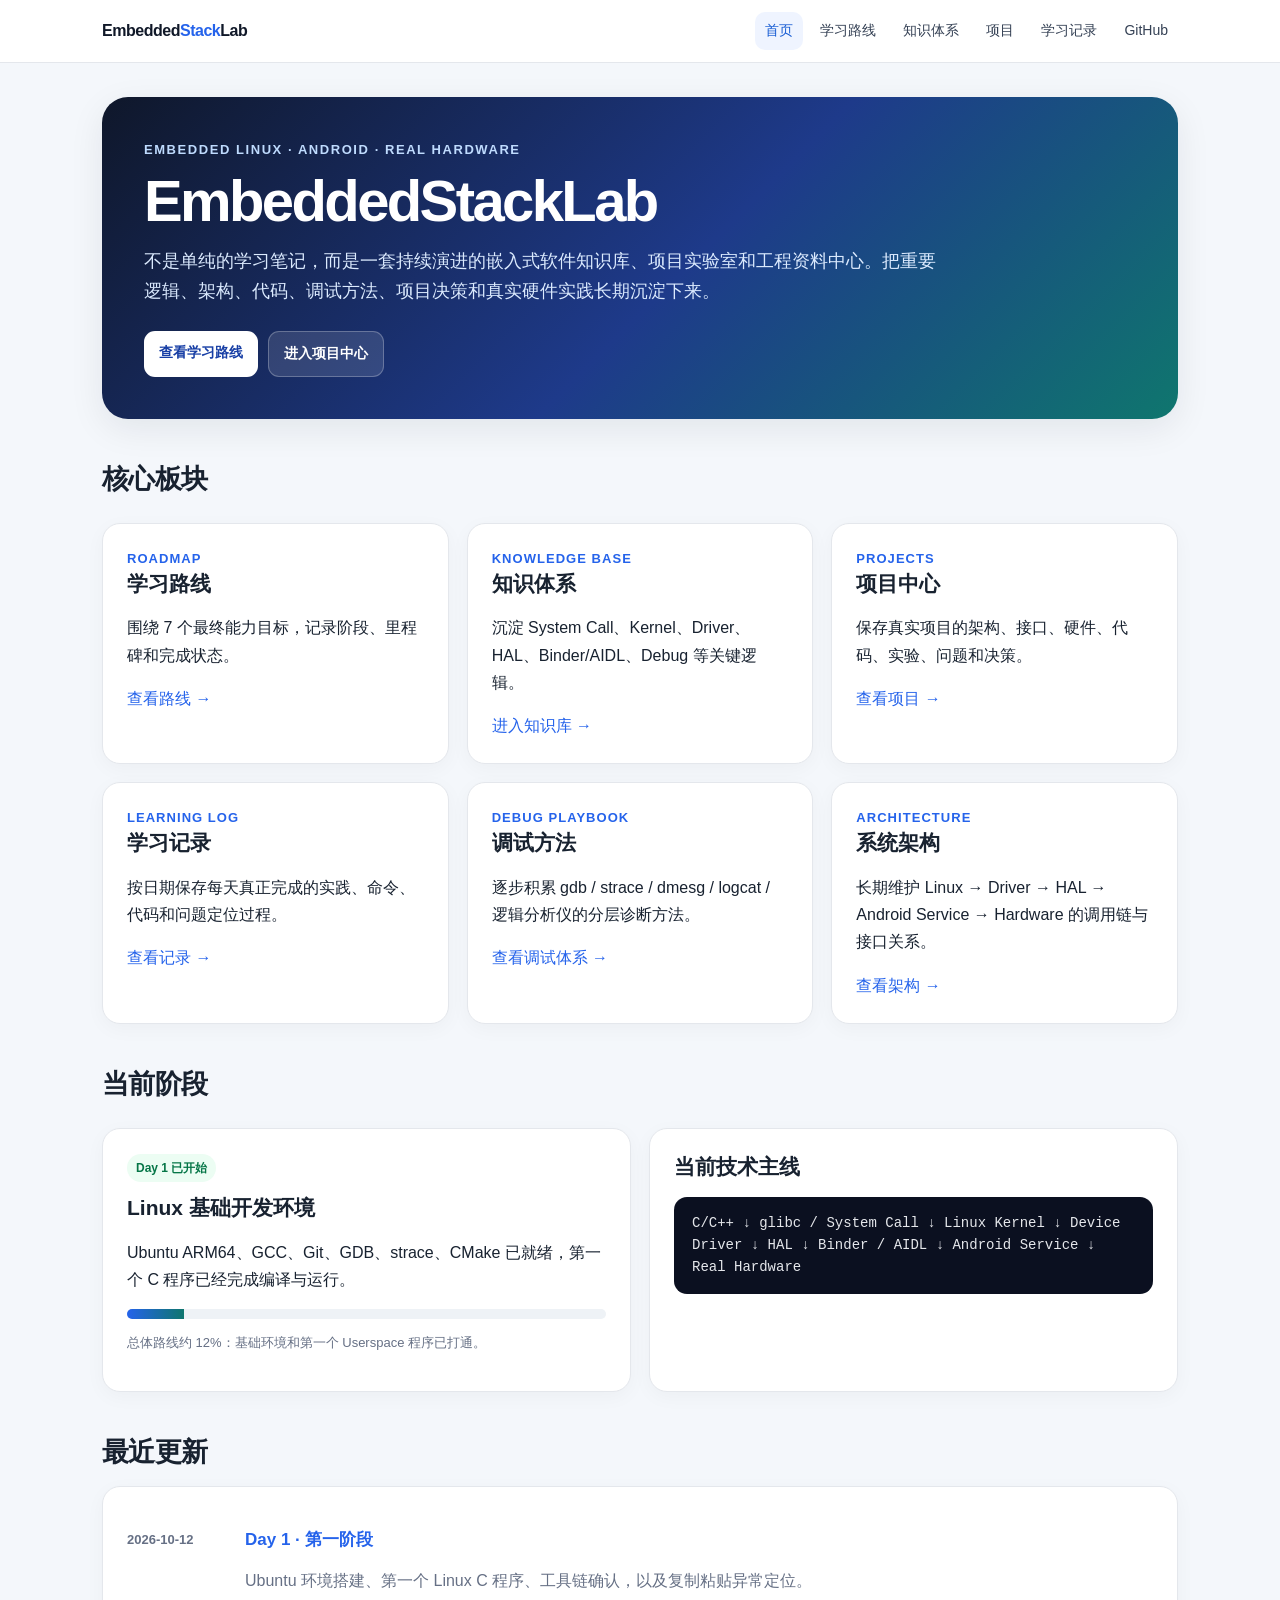
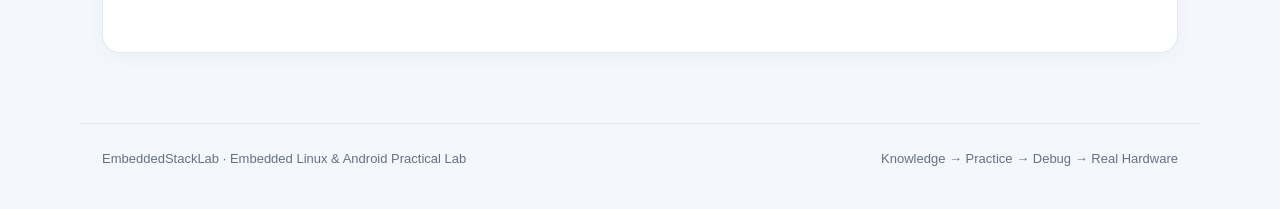
<file: index.html>
<!doctype html><html lang="zh-CN"><head><meta charset="utf-8"><meta name="viewport" content="width=device-width,initial-scale=1">
<meta name="description" content="EmbeddedStackLab — Embedded Linux & Android 实战学习、知识沉淀与项目开发中心">
<title>EmbeddedStackLab</title><link rel="stylesheet" href="./assets/site.css"></head><body>
<header class="site-header"><nav class="nav">
<a class="brand" href="/EmbeddedStackLab/">Embedded<span>Stack</span>Lab</a>
<div class="nav-links">
<a class="active" href="/EmbeddedStackLab/">首页</a>
<a class="" href="/EmbeddedStackLab/roadmap/">学习路线</a>
<a class="" href="/EmbeddedStackLab/knowledge/">知识体系</a>
<a class="" href="/EmbeddedStackLab/projects/">项目</a>
<a class="" href="/EmbeddedStackLab/notes/">学习记录</a>
<a href="https://github.com/hasirqi/EmbeddedStackLab">GitHub</a>
</div></nav></header>
<main class="wrap">
<section class="hero">
<div class="eyebrow">Embedded Linux · Android · Real Hardware</div>
<h1>EmbeddedStackLab</h1>
<p>不是单纯的学习笔记，而是一套持续演进的嵌入式软件知识库、项目实验室和工程资料中心。把重要逻辑、架构、代码、调试方法、项目决策和真实硬件实践长期沉淀下来。</p>
<div class="hero-actions"><a class="btn primary" href="./roadmap/">查看学习路线</a><a class="btn secondary" href="./projects/">进入项目中心</a></div>
</section>

<h2 class="section-title">核心板块</h2>
<div class="grid cols-3">
<div class="card"><div class="kicker">Roadmap</div><h2>学习路线</h2><p>围绕 7 个最终能力目标，记录阶段、里程碑和完成状态。</p><a href="./roadmap/">查看路线 →</a></div>
<div class="card"><div class="kicker">Knowledge Base</div><h2>知识体系</h2><p>沉淀 System Call、Kernel、Driver、HAL、Binder/AIDL、Debug 等关键逻辑。</p><a href="./knowledge/">进入知识库 →</a></div>
<div class="card"><div class="kicker">Projects</div><h2>项目中心</h2><p>保存真实项目的架构、接口、硬件、代码、实验、问题和决策。</p><a href="./projects/">查看项目 →</a></div>
<div class="card"><div class="kicker">Learning Log</div><h2>学习记录</h2><p>按日期保存每天真正完成的实践、命令、代码和问题定位过程。</p><a href="./notes/">查看记录 →</a></div>
<div class="card"><div class="kicker">Debug Playbook</div><h2>调试方法</h2><p>逐步积累 gdb / strace / dmesg / logcat / 逻辑分析仪的分层诊断方法。</p><a href="./knowledge/#debug">查看调试体系 →</a></div>
<div class="card"><div class="kicker">Architecture</div><h2>系统架构</h2><p>长期维护 Linux → Driver → HAL → Android Service → Hardware 的调用链与接口关系。</p><a href="./knowledge/#architecture">查看架构 →</a></div>
</div>

<h2 class="section-title">当前阶段</h2>
<div class="grid cols-2">
<div class="card"><span class="badge ok">Day 1 已开始</span><h2 style="margin-top:12px">Linux 基础开发环境</h2><p>Ubuntu ARM64、GCC、Git、GDB、strace、CMake 已就绪，第一个 C 程序已经完成编译与运行。</p><div class="progress"><span style="width:12%"></span></div><p class="muted small">总体路线约 12%：基础环境和第一个 Userspace 程序已打通。</p></div>
<div class="card"><h2>当前技术主线</h2><div class="codeflow">C/C++
  ↓
glibc / System Call
  ↓
Linux Kernel
  ↓
Device Driver
  ↓
HAL
  ↓
Binder / AIDL
  ↓
Android Service
  ↓
Real Hardware</div></div>
</div>

<h2 class="section-title">最近更新</h2>
<div class="card timeline">
<div class="timeline-item"><div class="timeline-date">2026-10-12</div><div><h3><a href="./notes/day01-phase1.html">Day 1 · 第一阶段</a></h3><p class="muted">Ubuntu 环境搭建、第一个 Linux C 程序、工具链确认，以及复制粘贴异常定位。</p></div></div>
</div>
</main><footer class="footer"><span>EmbeddedStackLab · Embedded Linux & Android Practical Lab</span><span>Knowledge → Practice → Debug → Real Hardware</span></footer></body></html>
</file>
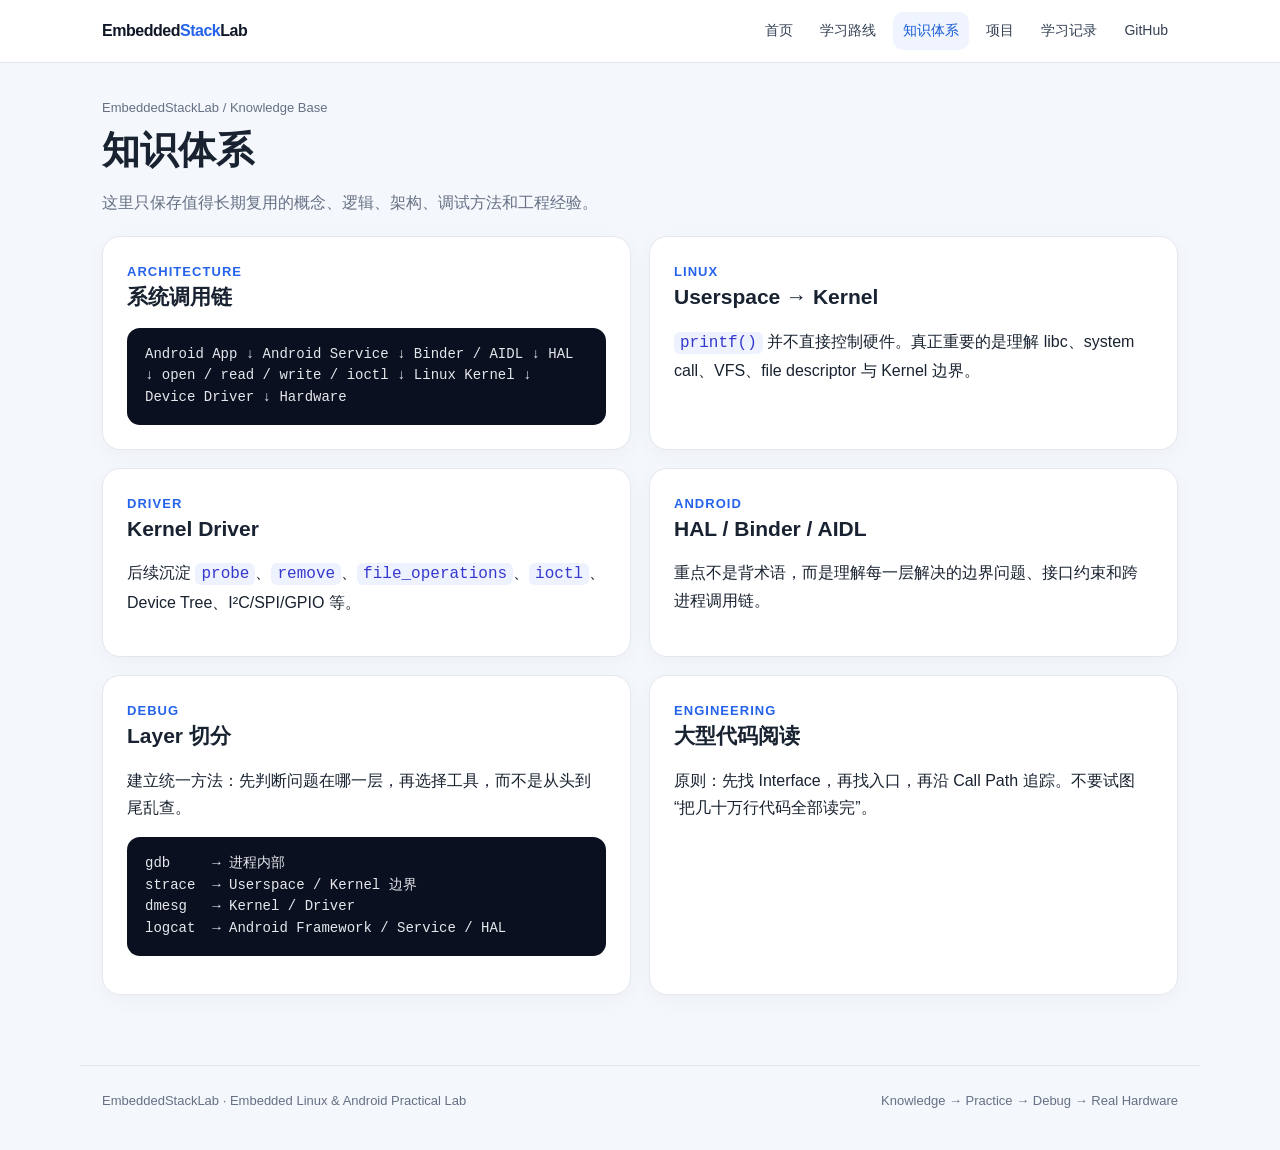
<file: knowledge/index.html>
<!doctype html><html lang="zh-CN"><head><meta charset="utf-8"><meta name="viewport" content="width=device-width,initial-scale=1"><title>知识体系 · EmbeddedStackLab</title><link rel="stylesheet" href="../assets/site.css"></head><body>
<header class="site-header"><nav class="nav">
<a class="brand" href="/EmbeddedStackLab/">Embedded<span>Stack</span>Lab</a>
<div class="nav-links">
<a class="" href="/EmbeddedStackLab/">首页</a>
<a class="" href="/EmbeddedStackLab/roadmap/">学习路线</a>
<a class="active" href="/EmbeddedStackLab/knowledge/">知识体系</a>
<a class="" href="/EmbeddedStackLab/projects/">项目</a>
<a class="" href="/EmbeddedStackLab/notes/">学习记录</a>
<a href="https://github.com/hasirqi/EmbeddedStackLab">GitHub</a>
</div></nav></header><main class="wrap"><div class="breadcrumb">EmbeddedStackLab / Knowledge Base</div><h1 class="page-title">知识体系</h1><p class="muted">这里只保存值得长期复用的概念、逻辑、架构、调试方法和工程经验。</p>
<div class="grid cols-2">
<div class="card" id="architecture"><div class="kicker">Architecture</div><h2>系统调用链</h2><div class="codeflow">Android App
  ↓
Android Service
  ↓
Binder / AIDL
  ↓
HAL
  ↓
open / read / write / ioctl
  ↓
Linux Kernel
  ↓
Device Driver
  ↓
Hardware</div></div>
<div class="card"><div class="kicker">Linux</div><h2>Userspace → Kernel</h2><p><code>printf()</code> 并不直接控制硬件。真正重要的是理解 libc、system call、VFS、file descriptor 与 Kernel 边界。</p></div>
<div class="card"><div class="kicker">Driver</div><h2>Kernel Driver</h2><p>后续沉淀 <code>probe</code>、<code>remove</code>、<code>file_operations</code>、<code>ioctl</code>、Device Tree、I²C/SPI/GPIO 等。</p></div>
<div class="card"><div class="kicker">Android</div><h2>HAL / Binder / AIDL</h2><p>重点不是背术语，而是理解每一层解决的边界问题、接口约束和跨进程调用链。</p></div>
<div class="card" id="debug"><div class="kicker">Debug</div><h2>Layer 切分</h2><p>建立统一方法：先判断问题在哪一层，再选择工具，而不是从头到尾乱查。</p><pre><code>gdb     → 进程内部
strace  → Userspace / Kernel 边界
dmesg   → Kernel / Driver
logcat  → Android Framework / Service / HAL</code></pre></div>
<div class="card"><div class="kicker">Engineering</div><h2>大型代码阅读</h2><p>原则：先找 Interface，再找入口，再沿 Call Path 追踪。不要试图“把几十万行代码全部读完”。</p></div>
</div>
</main><footer class="footer"><span>EmbeddedStackLab · Embedded Linux & Android Practical Lab</span><span>Knowledge → Practice → Debug → Real Hardware</span></footer></body></html>
</file>
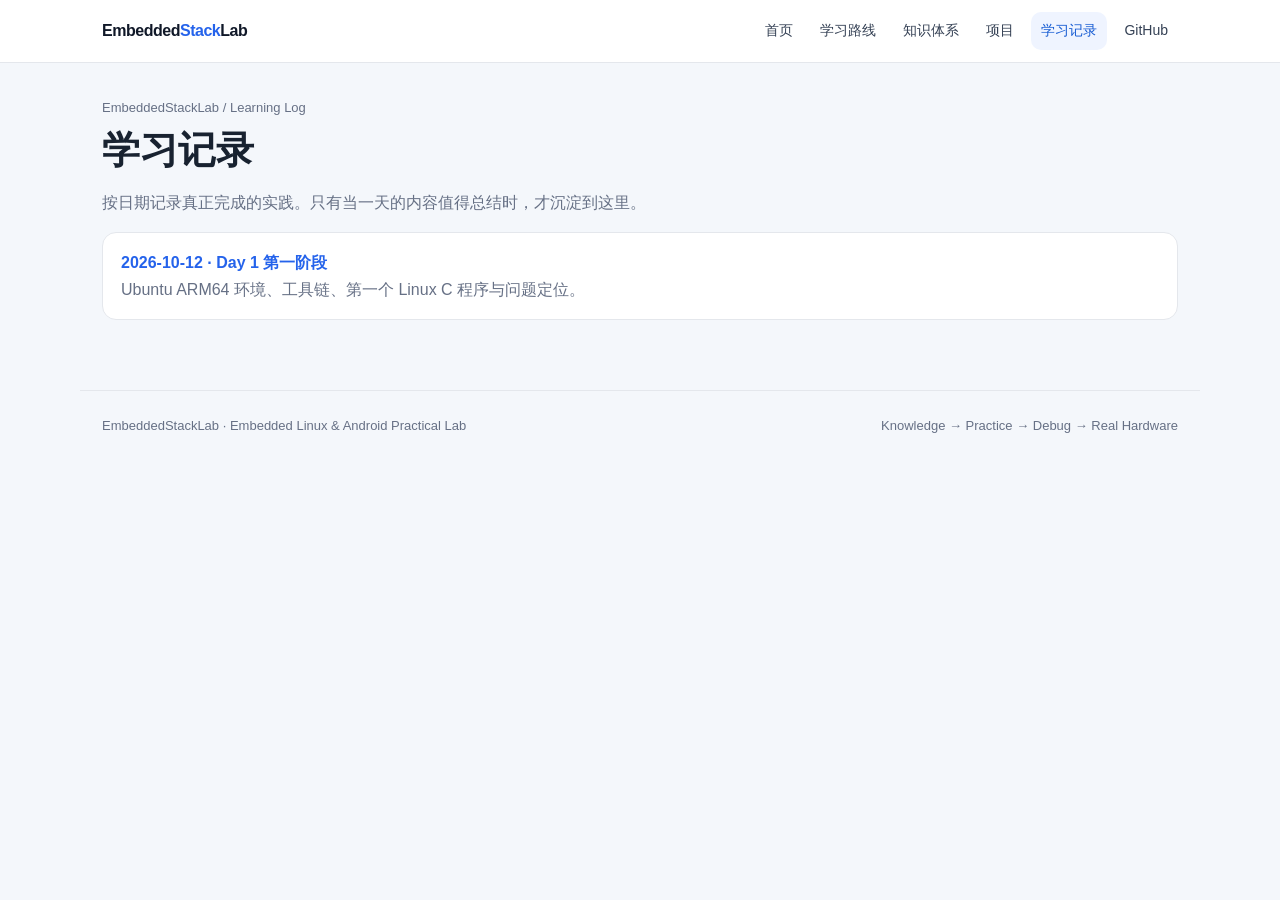
<file: notes/index.html>
<!doctype html><html lang="zh-CN"><head><meta charset="utf-8"><meta name="viewport" content="width=device-width,initial-scale=1"><title>学习记录 · EmbeddedStackLab</title><link rel="stylesheet" href="../assets/site.css"></head><body>
<header class="site-header"><nav class="nav">
<a class="brand" href="/EmbeddedStackLab/">Embedded<span>Stack</span>Lab</a>
<div class="nav-links">
<a class="" href="/EmbeddedStackLab/">首页</a>
<a class="" href="/EmbeddedStackLab/roadmap/">学习路线</a>
<a class="" href="/EmbeddedStackLab/knowledge/">知识体系</a>
<a class="" href="/EmbeddedStackLab/projects/">项目</a>
<a class="active" href="/EmbeddedStackLab/notes/">学习记录</a>
<a href="https://github.com/hasirqi/EmbeddedStackLab">GitHub</a>
</div></nav></header><main class="wrap"><div class="breadcrumb">EmbeddedStackLab / Learning Log</div><h1 class="page-title">学习记录</h1><p class="muted">按日期记录真正完成的实践。只有当一天的内容值得总结时，才沉淀到这里。</p>
<div class="list"><a href="./day01-phase1.html"><strong>2026-10-12 · Day 1 第一阶段</strong><br><span class="muted">Ubuntu ARM64 环境、工具链、第一个 Linux C 程序与问题定位。</span></a></div>
</main><footer class="footer"><span>EmbeddedStackLab · Embedded Linux & Android Practical Lab</span><span>Knowledge → Practice → Debug → Real Hardware</span></footer></body></html>
</file>
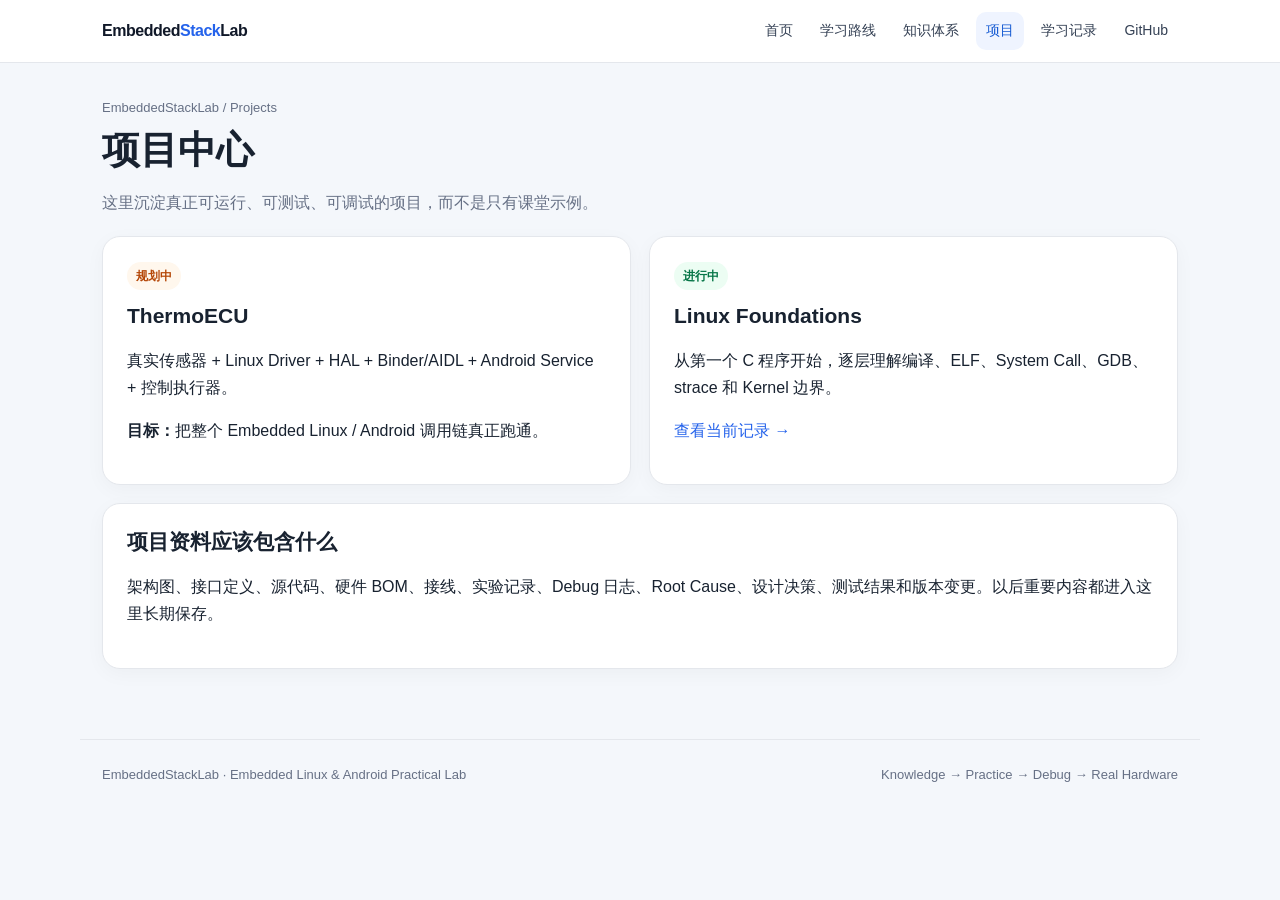
<file: projects/index.html>
<!doctype html><html lang="zh-CN"><head><meta charset="utf-8"><meta name="viewport" content="width=device-width,initial-scale=1"><title>项目中心 · EmbeddedStackLab</title><link rel="stylesheet" href="../assets/site.css"></head><body>
<header class="site-header"><nav class="nav">
<a class="brand" href="/EmbeddedStackLab/">Embedded<span>Stack</span>Lab</a>
<div class="nav-links">
<a class="" href="/EmbeddedStackLab/">首页</a>
<a class="" href="/EmbeddedStackLab/roadmap/">学习路线</a>
<a class="" href="/EmbeddedStackLab/knowledge/">知识体系</a>
<a class="active" href="/EmbeddedStackLab/projects/">项目</a>
<a class="" href="/EmbeddedStackLab/notes/">学习记录</a>
<a href="https://github.com/hasirqi/EmbeddedStackLab">GitHub</a>
</div></nav></header><main class="wrap"><div class="breadcrumb">EmbeddedStackLab / Projects</div><h1 class="page-title">项目中心</h1><p class="muted">这里沉淀真正可运行、可测试、可调试的项目，而不是只有课堂示例。</p>
<div class="grid cols-2">
<div class="card"><span class="badge todo">规划中</span><h2 style="margin-top:12px">ThermoECU</h2><p>真实传感器 + Linux Driver + HAL + Binder/AIDL + Android Service + 控制执行器。</p><p><strong>目标：</strong>把整个 Embedded Linux / Android 调用链真正跑通。</p></div>
<div class="card"><span class="badge ok">进行中</span><h2 style="margin-top:12px">Linux Foundations</h2><p>从第一个 C 程序开始，逐层理解编译、ELF、System Call、GDB、strace 和 Kernel 边界。</p><a href="../notes/day01-phase1.html">查看当前记录 →</a></div>
</div>
<div class="card" style="margin-top:18px"><h2>项目资料应该包含什么</h2><p>架构图、接口定义、源代码、硬件 BOM、接线、实验记录、Debug 日志、Root Cause、设计决策、测试结果和版本变更。以后重要内容都进入这里长期保存。</p></div>
</main><footer class="footer"><span>EmbeddedStackLab · Embedded Linux & Android Practical Lab</span><span>Knowledge → Practice → Debug → Real Hardware</span></footer></body></html>
</file>
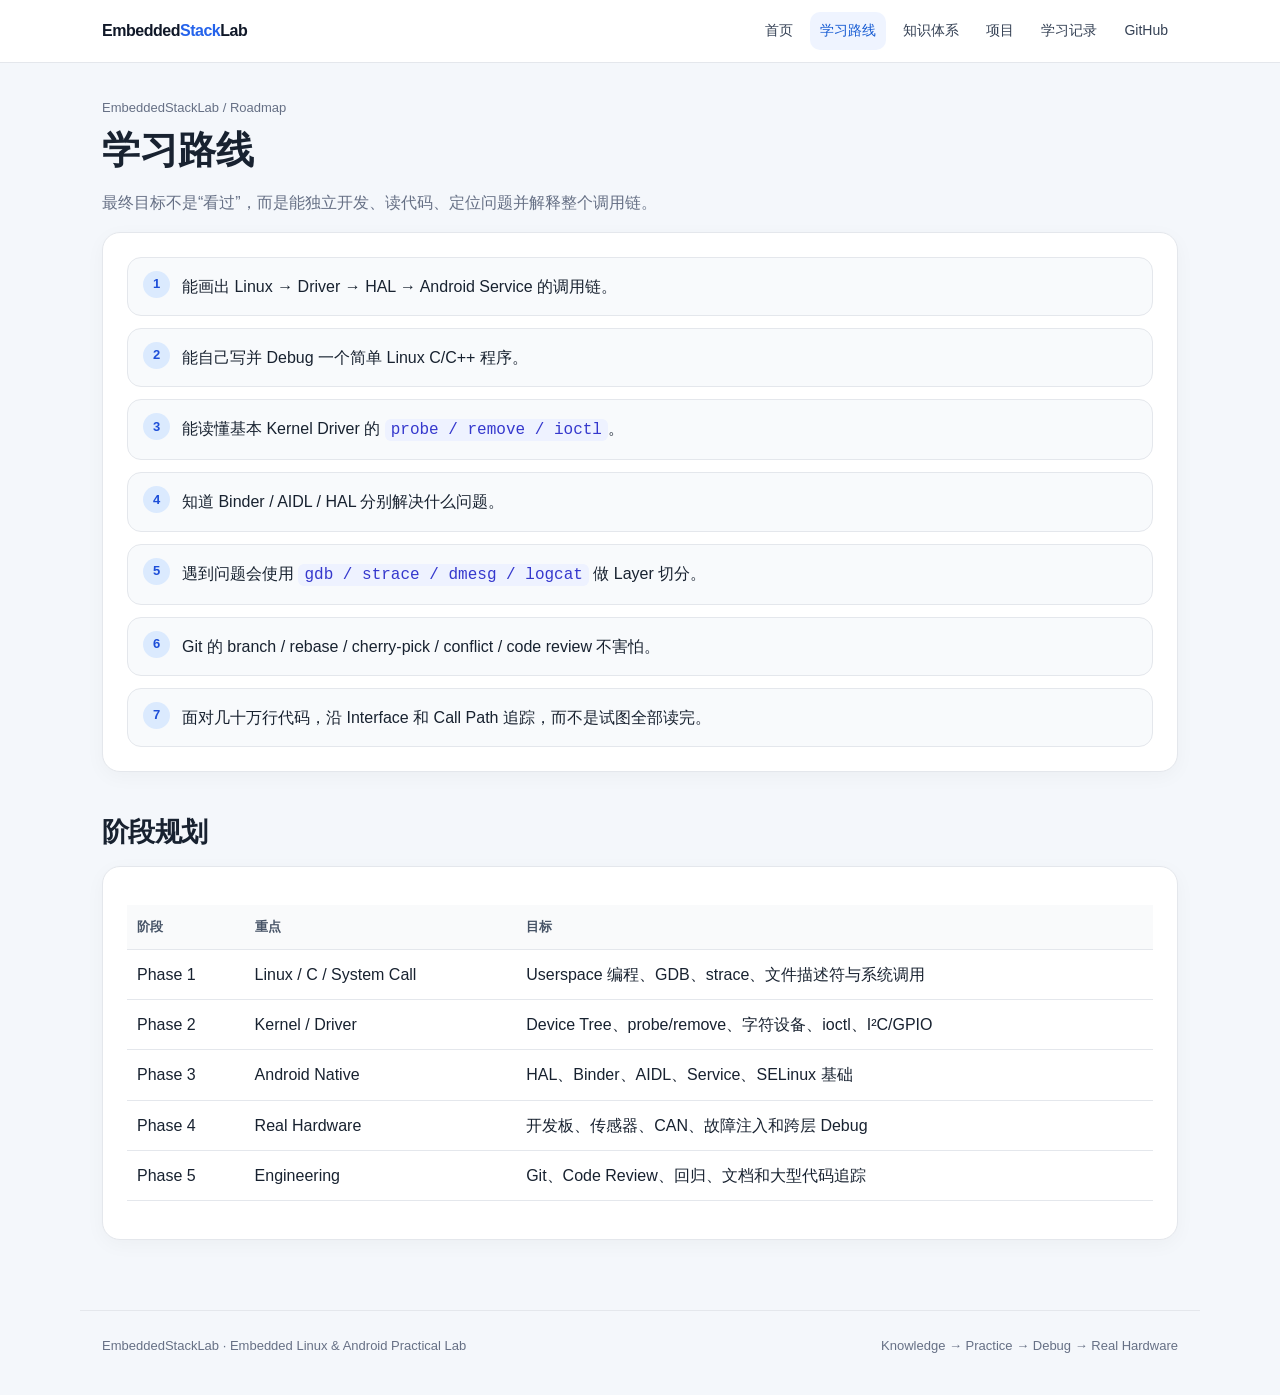
<file: roadmap/index.html>
<!doctype html><html lang="zh-CN"><head><meta charset="utf-8"><meta name="viewport" content="width=device-width,initial-scale=1"><title>学习路线 · EmbeddedStackLab</title><link rel="stylesheet" href="../assets/site.css"></head><body>
<header class="site-header"><nav class="nav">
<a class="brand" href="/EmbeddedStackLab/">Embedded<span>Stack</span>Lab</a>
<div class="nav-links">
<a class="" href="/EmbeddedStackLab/">首页</a>
<a class="active" href="/EmbeddedStackLab/roadmap/">学习路线</a>
<a class="" href="/EmbeddedStackLab/knowledge/">知识体系</a>
<a class="" href="/EmbeddedStackLab/projects/">项目</a>
<a class="" href="/EmbeddedStackLab/notes/">学习记录</a>
<a href="https://github.com/hasirqi/EmbeddedStackLab">GitHub</a>
</div></nav></header><main class="wrap"><div class="breadcrumb">EmbeddedStackLab / Roadmap</div><h1 class="page-title">学习路线</h1><p class="muted">最终目标不是“看过”，而是能独立开发、读代码、定位问题并解释整个调用链。</p>
<div class="card"><ol class="goal-list">
<li>能画出 Linux → Driver → HAL → Android Service 的调用链。</li>
<li>能自己写并 Debug 一个简单 Linux C/C++ 程序。</li>
<li>能读懂基本 Kernel Driver 的 <code>probe / remove / ioctl</code>。</li>
<li>知道 Binder / AIDL / HAL 分别解决什么问题。</li>
<li>遇到问题会使用 <code>gdb / strace / dmesg / logcat</code> 做 Layer 切分。</li>
<li>Git 的 branch / rebase / cherry-pick / conflict / code review 不害怕。</li>
<li>面对几十万行代码，沿 Interface 和 Call Path 追踪，而不是试图全部读完。</li>
</ol></div>
<h2 class="section-title">阶段规划</h2>
<div class="card"><table><tr><th>阶段</th><th>重点</th><th>目标</th></tr>
<tr><td>Phase 1</td><td>Linux / C / System Call</td><td>Userspace 编程、GDB、strace、文件描述符与系统调用</td></tr>
<tr><td>Phase 2</td><td>Kernel / Driver</td><td>Device Tree、probe/remove、字符设备、ioctl、I²C/GPIO</td></tr>
<tr><td>Phase 3</td><td>Android Native</td><td>HAL、Binder、AIDL、Service、SELinux 基础</td></tr>
<tr><td>Phase 4</td><td>Real Hardware</td><td>开发板、传感器、CAN、故障注入和跨层 Debug</td></tr>
<tr><td>Phase 5</td><td>Engineering</td><td>Git、Code Review、回归、文档和大型代码追踪</td></tr></table></div>
</main><footer class="footer"><span>EmbeddedStackLab · Embedded Linux & Android Practical Lab</span><span>Knowledge → Practice → Debug → Real Hardware</span></footer></body></html>
</file>
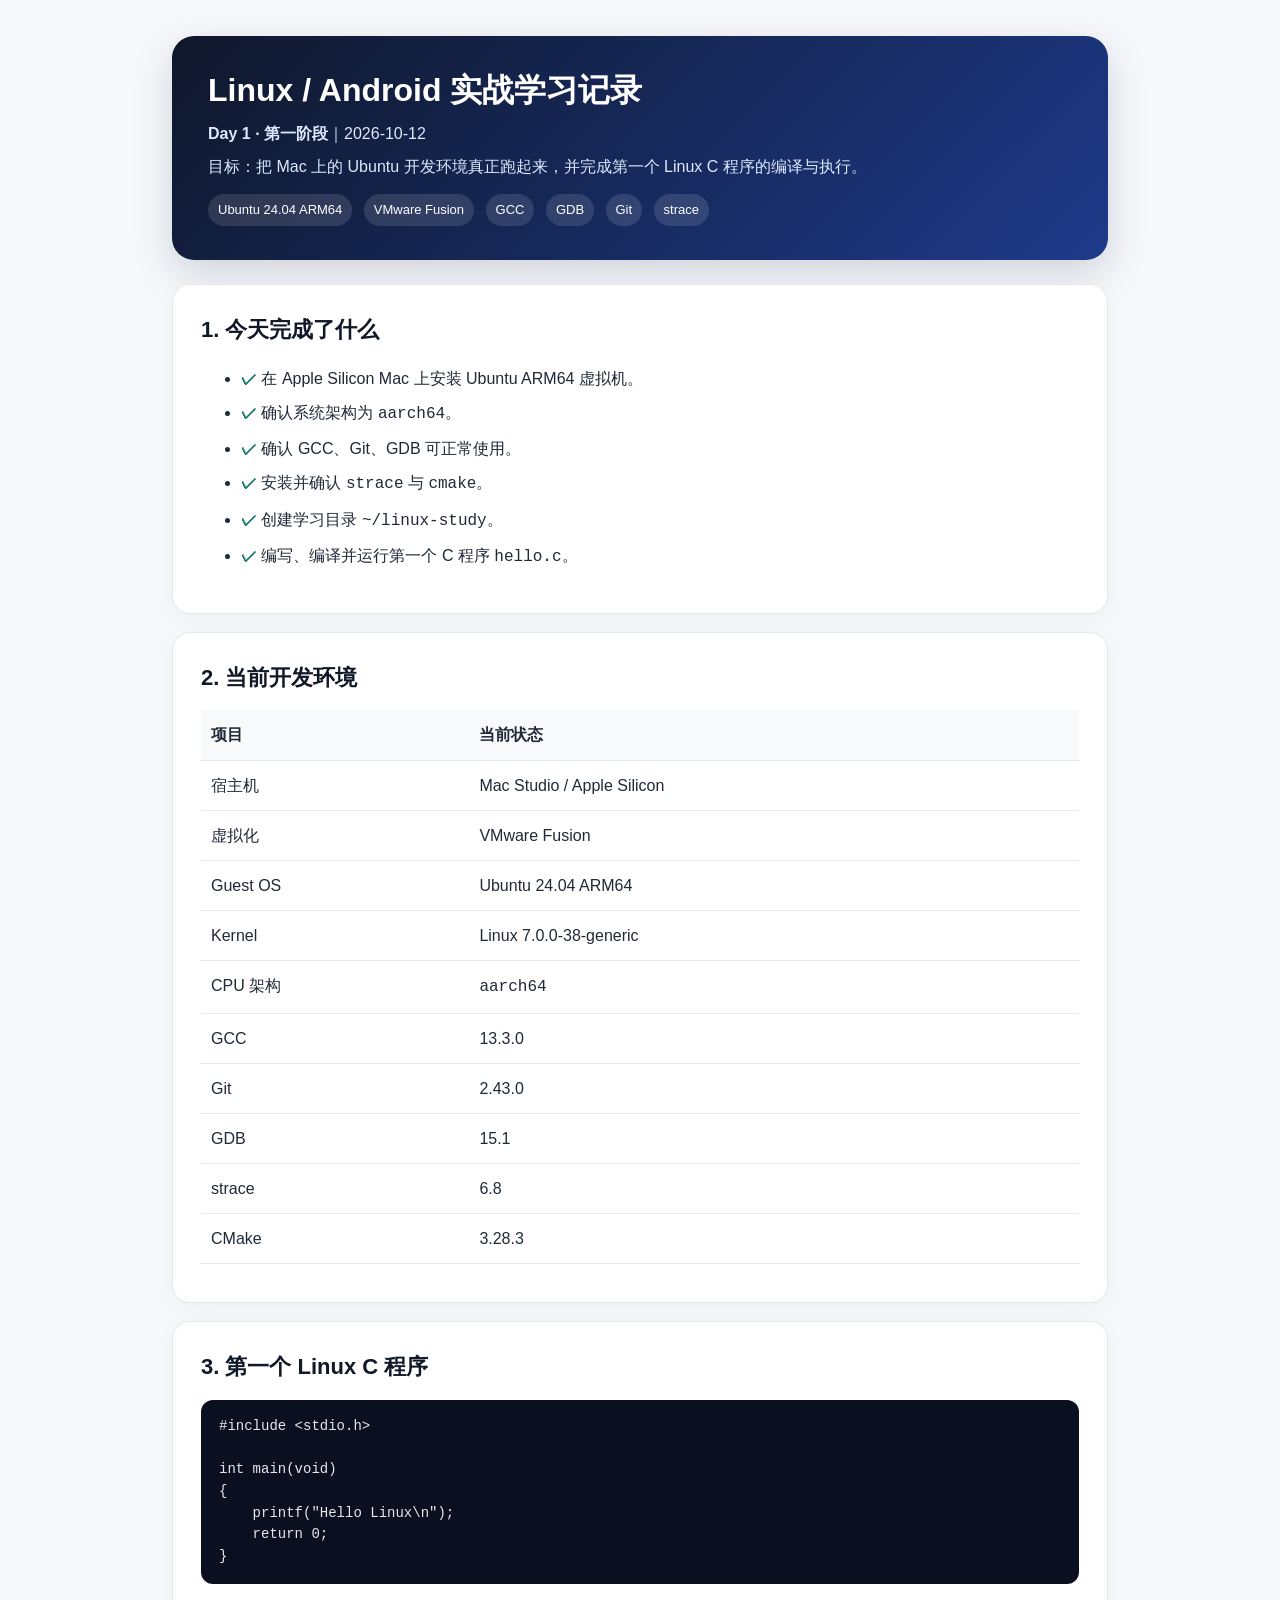
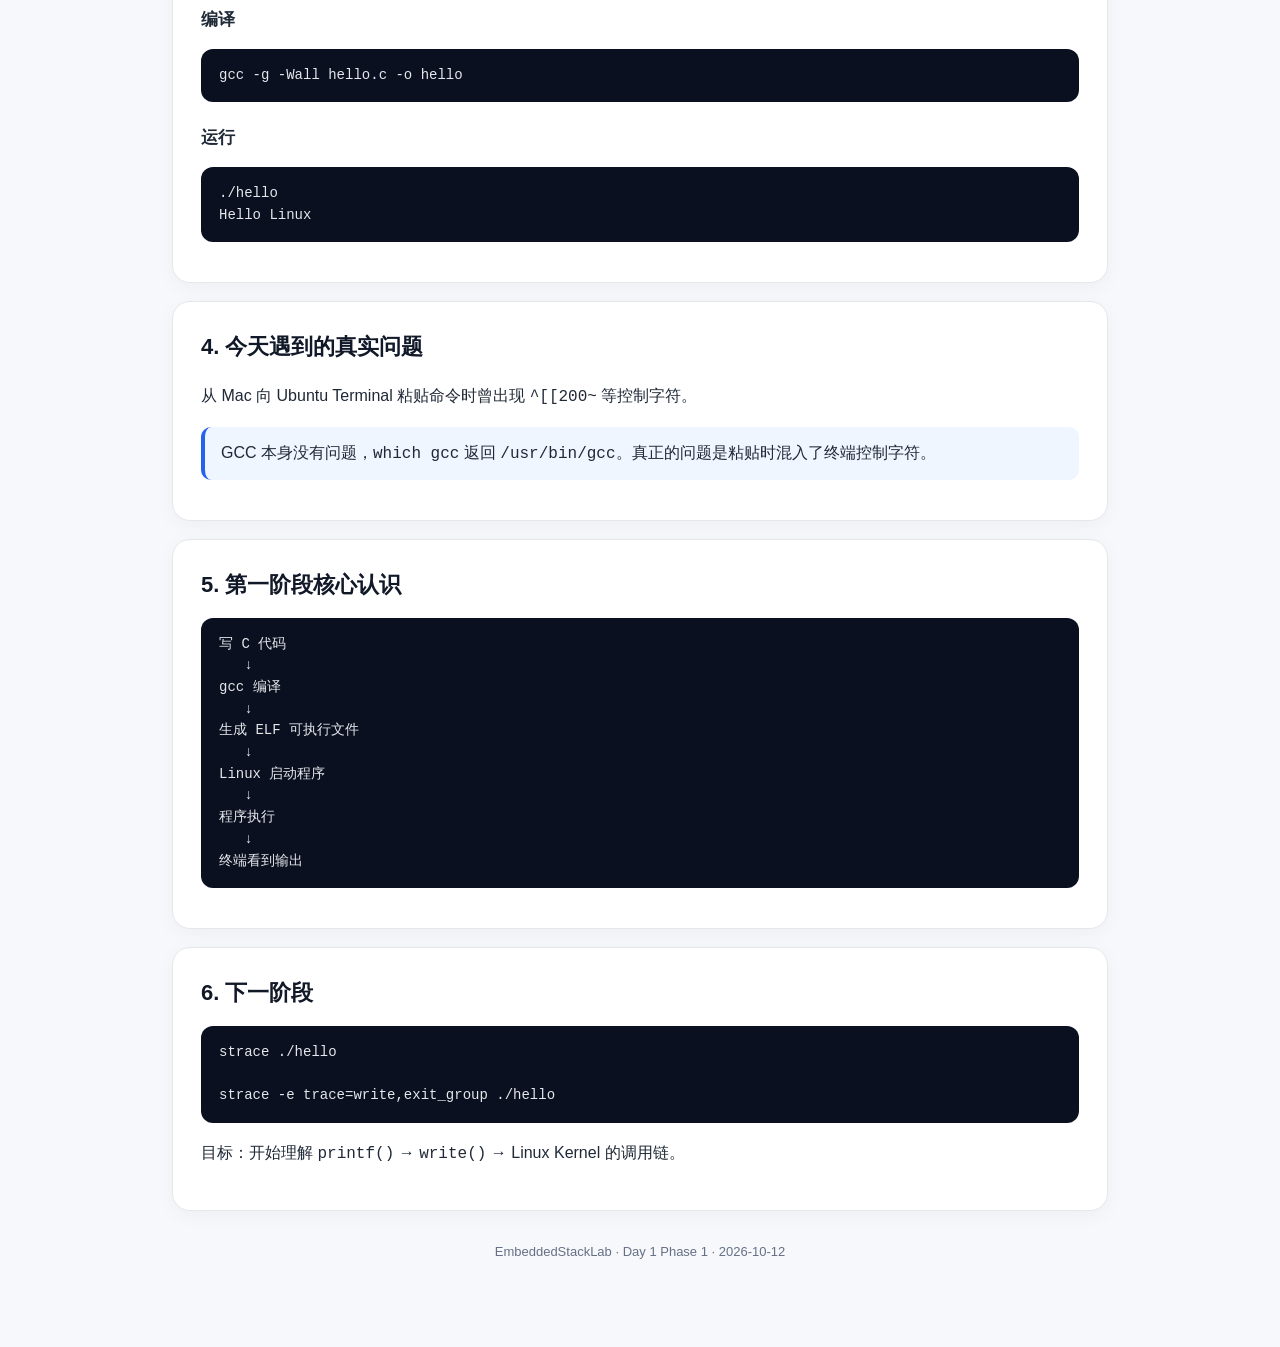
<file: docs/Day01_Phase1.html>
<!doctype html>
<html lang="zh-CN">
<head>
  <meta charset="utf-8" />
  <meta name="viewport" content="width=device-width, initial-scale=1" />
  <title>Linux / Android 实战学习记录｜Day 1 第一阶段</title>
  <style>
    :root{
      --bg:#f6f8fb; --card:#ffffff; --text:#1f2937; --muted:#667085;
      --line:#e5e7eb; --accent:#2563eb; --accent2:#0f766e; --code:#0b1020;
    }
    *{box-sizing:border-box}
    body{
      margin:0; background:var(--bg); color:var(--text);
      font-family:-apple-system,BlinkMacSystemFont,"Segoe UI","PingFang SC","Hiragino Sans GB",
      "Microsoft YaHei",Arial,sans-serif; line-height:1.7;
    }
    .wrap{max-width:980px;margin:0 auto;padding:36px 22px 60px}
    .hero{
      background:linear-gradient(135deg,#0f172a,#1e3a8a);
      color:white;border-radius:22px;padding:34px 36px;margin-bottom:24px;
      box-shadow:0 14px 40px rgba(15,23,42,.16)
    }
    .hero h1{margin:0 0 10px;font-size:32px;line-height:1.25}
    .hero p{margin:6px 0;color:#dbeafe}
    .tag{
      display:inline-block;padding:5px 10px;border-radius:999px;background:rgba(255,255,255,.12);
      margin-right:7px;margin-top:8px;font-size:13px
    }
    section{
      background:var(--card);border:1px solid var(--line);border-radius:18px;
      padding:26px 28px;margin:18px 0;box-shadow:0 5px 20px rgba(15,23,42,.04)
    }
    h2{font-size:22px;margin:0 0 14px;color:#111827}
    h3{font-size:17px;margin:22px 0 8px}
    .ok{color:var(--accent2);font-weight:700}
    .note{
      border-left:4px solid var(--accent);background:#eff6ff;padding:12px 16px;
      border-radius:10px;margin:14px 0
    }
    .warn{
      border-left:4px solid #d97706;background:#fffbeb;padding:12px 16px;
      border-radius:10px;margin:14px 0
    }
    pre{
      background:var(--code);color:#e5e7eb;padding:16px 18px;border-radius:12px;
      overflow:auto;line-height:1.55;font-size:14px
    }
    code{font-family:"SFMono-Regular",Consolas,"Liberation Mono",monospace}
    table{width:100%;border-collapse:collapse;margin:12px 0}
    th,td{border-bottom:1px solid var(--line);padding:11px 10px;text-align:left;vertical-align:top}
    th{background:#f9fafb}
    .checklist li{margin:7px 0}
    .footer{color:var(--muted);text-align:center;font-size:13px;margin-top:30px}
  </style>
</head>
<body>
<div class="wrap">
  <div class="hero">
    <h1>Linux / Android 实战学习记录</h1>
    <p><strong>Day 1 · 第一阶段</strong>｜2026-10-12</p>
    <p>目标：把 Mac 上的 Ubuntu 开发环境真正跑起来，并完成第一个 Linux C 程序的编译与执行。</p>
    <span class="tag">Ubuntu 24.04 ARM64</span>
    <span class="tag">VMware Fusion</span>
    <span class="tag">GCC</span>
    <span class="tag">GDB</span>
    <span class="tag">Git</span>
    <span class="tag">strace</span>
  </div>

  <section>
    <h2>1. 今天完成了什么</h2>
    <ul class="checklist">
      <li><span class="ok">✓</span> 在 Apple Silicon Mac 上安装 Ubuntu ARM64 虚拟机。</li>
      <li><span class="ok">✓</span> 确认系统架构为 <code>aarch64</code>。</li>
      <li><span class="ok">✓</span> 确认 GCC、Git、GDB 可正常使用。</li>
      <li><span class="ok">✓</span> 安装并确认 <code>strace</code> 与 <code>cmake</code>。</li>
      <li><span class="ok">✓</span> 创建学习目录 <code>~/linux-study</code>。</li>
      <li><span class="ok">✓</span> 编写、编译并运行第一个 C 程序 <code>hello.c</code>。</li>
    </ul>
  </section>

  <section>
    <h2>2. 当前开发环境</h2>
    <table>
      <tr><th>项目</th><th>当前状态</th></tr>
      <tr><td>宿主机</td><td>Mac Studio / Apple Silicon</td></tr>
      <tr><td>虚拟化</td><td>VMware Fusion</td></tr>
      <tr><td>Guest OS</td><td>Ubuntu 24.04 ARM64</td></tr>
      <tr><td>Kernel</td><td>Linux 7.0.0-38-generic</td></tr>
      <tr><td>CPU 架构</td><td><code>aarch64</code></td></tr>
      <tr><td>GCC</td><td>13.3.0</td></tr>
      <tr><td>Git</td><td>2.43.0</td></tr>
      <tr><td>GDB</td><td>15.1</td></tr>
      <tr><td>strace</td><td>6.8</td></tr>
      <tr><td>CMake</td><td>3.28.3</td></tr>
    </table>
  </section>

  <section>
    <h2>3. 第一个 Linux C 程序</h2>
    <pre><code>#include &lt;stdio.h&gt;

int main(void)
{
    printf("Hello Linux\n");
    return 0;
}</code></pre>

    <h3>编译</h3>
    <pre><code>gcc -g -Wall hello.c -o hello</code></pre>

    <h3>运行</h3>
    <pre><code>./hello
Hello Linux</code></pre>
  </section>

  <section>
    <h2>4. 今天遇到的真实问题</h2>
    <p>从 Mac 向 Ubuntu Terminal 粘贴命令时曾出现 <code>^[[200~</code> 等控制字符。</p>
    <div class="note">
      GCC 本身没有问题，<code>which gcc</code> 返回 <code>/usr/bin/gcc</code>。真正的问题是粘贴时混入了终端控制字符。
    </div>
  </section>

  <section>
    <h2>5. 第一阶段核心认识</h2>
    <pre><code>写 C 代码
   ↓
gcc 编译
   ↓
生成 ELF 可执行文件
   ↓
Linux 启动程序
   ↓
程序执行
   ↓
终端看到输出</code></pre>
  </section>

  <section>
    <h2>6. 下一阶段</h2>
    <pre><code>strace ./hello

strace -e trace=write,exit_group ./hello</code></pre>
    <p>目标：开始理解 <code>printf()</code> → <code>write()</code> → Linux Kernel 的调用链。</p>
  </section>

  <div class="footer">
    EmbeddedStackLab · Day 1 Phase 1 · 2026-10-12
  </div>
</div>
</body>
</html>
</file>
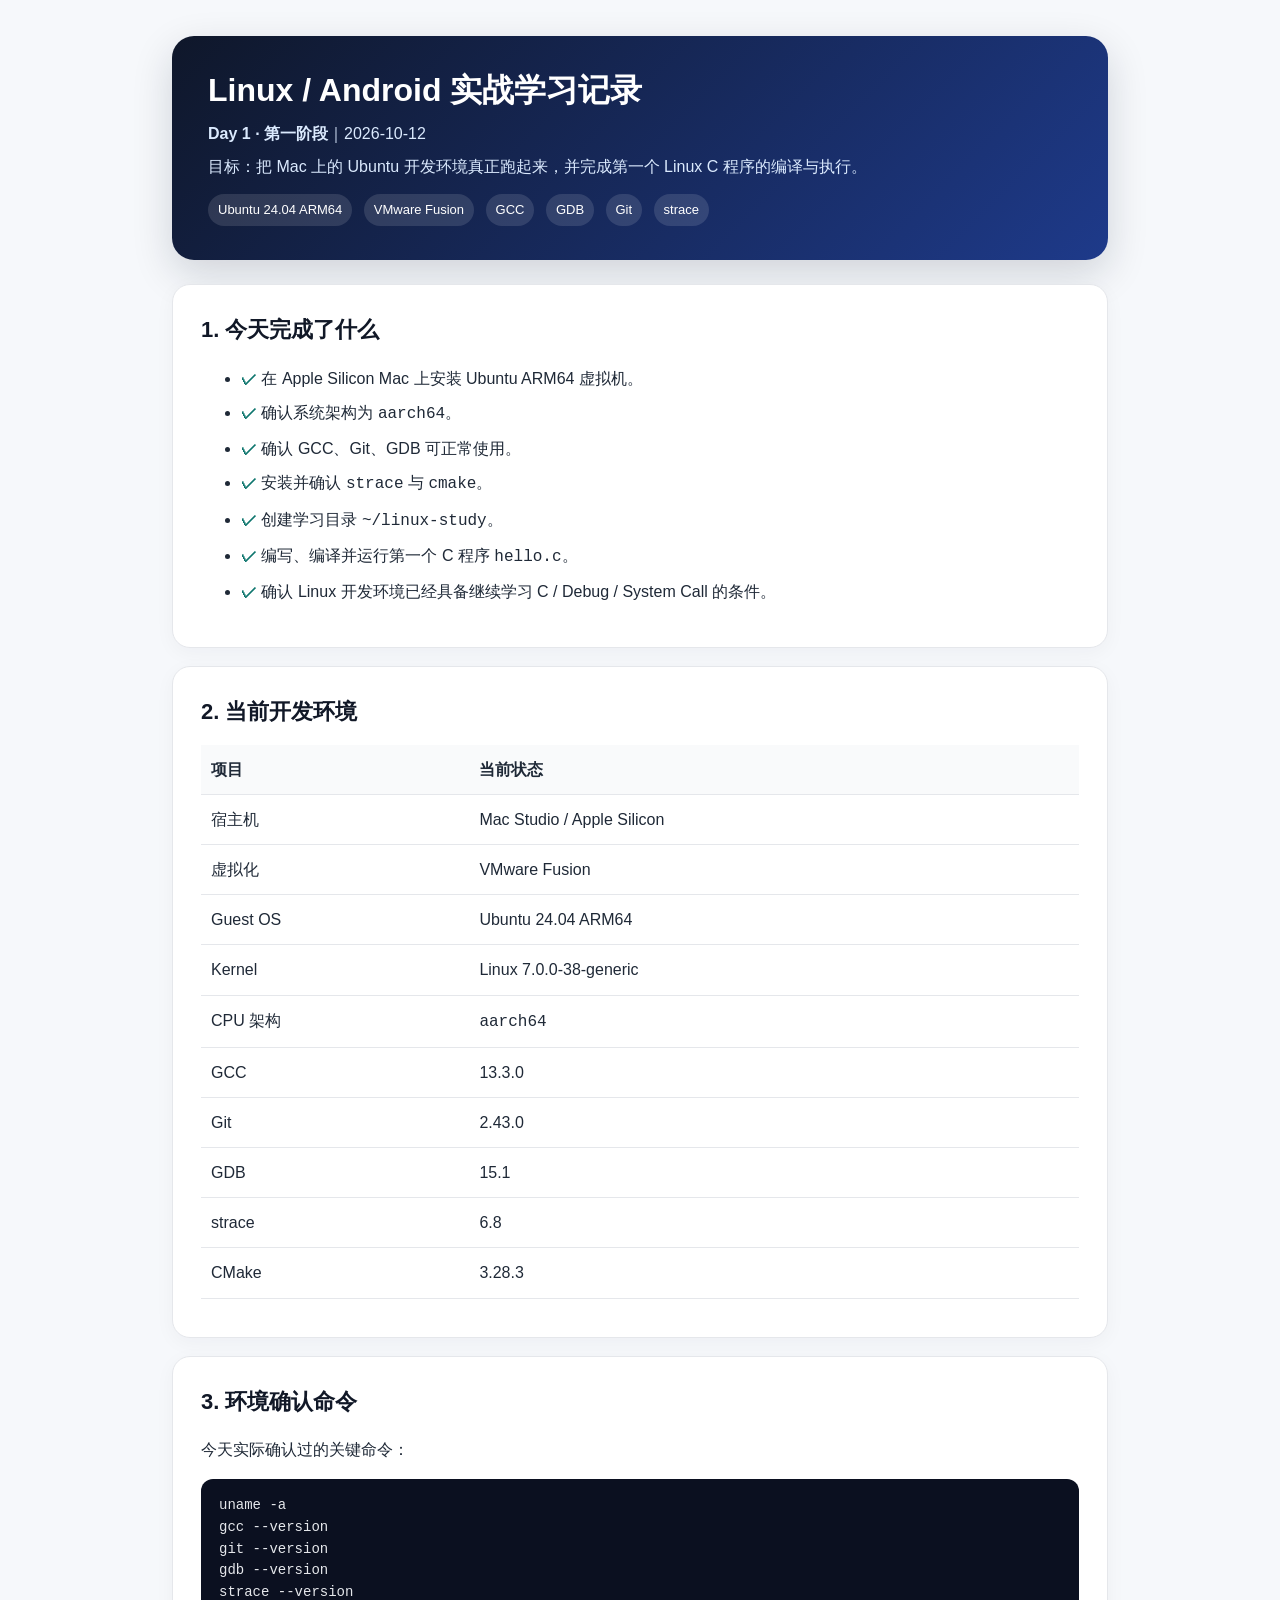
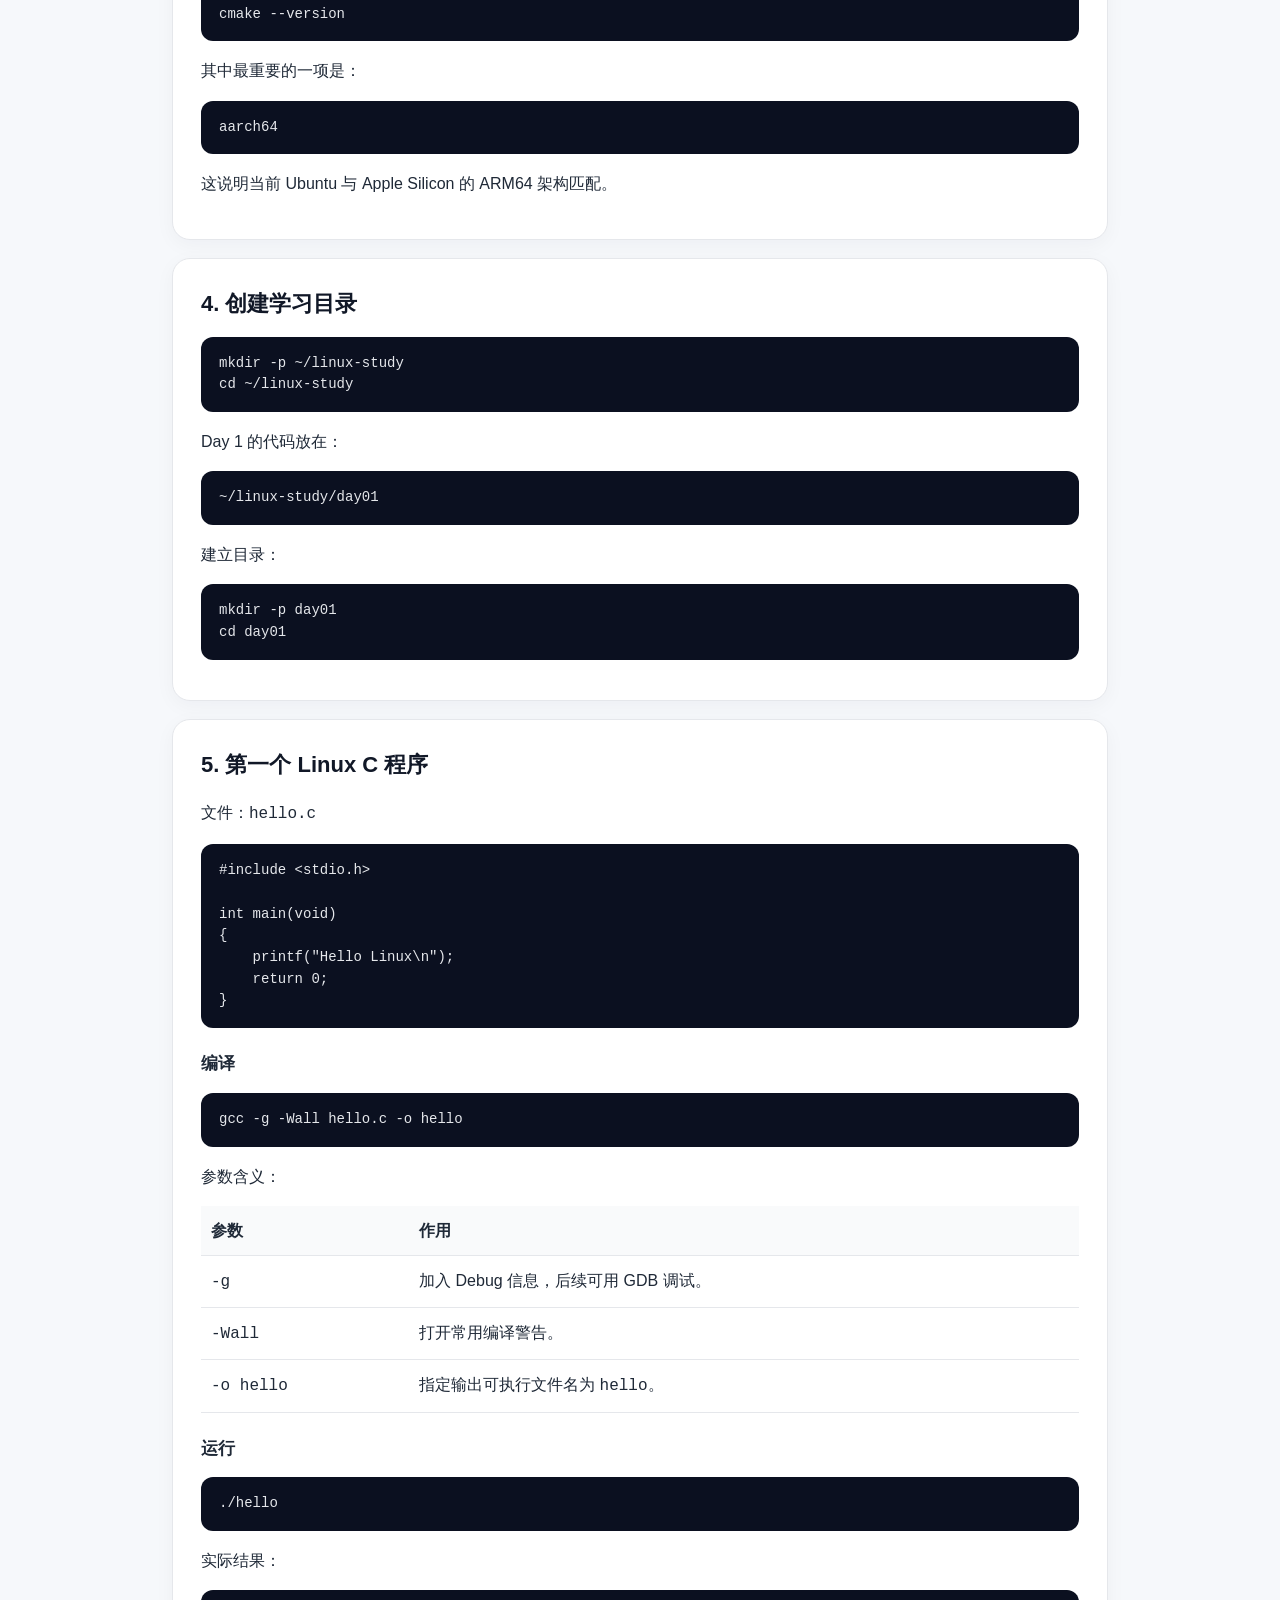
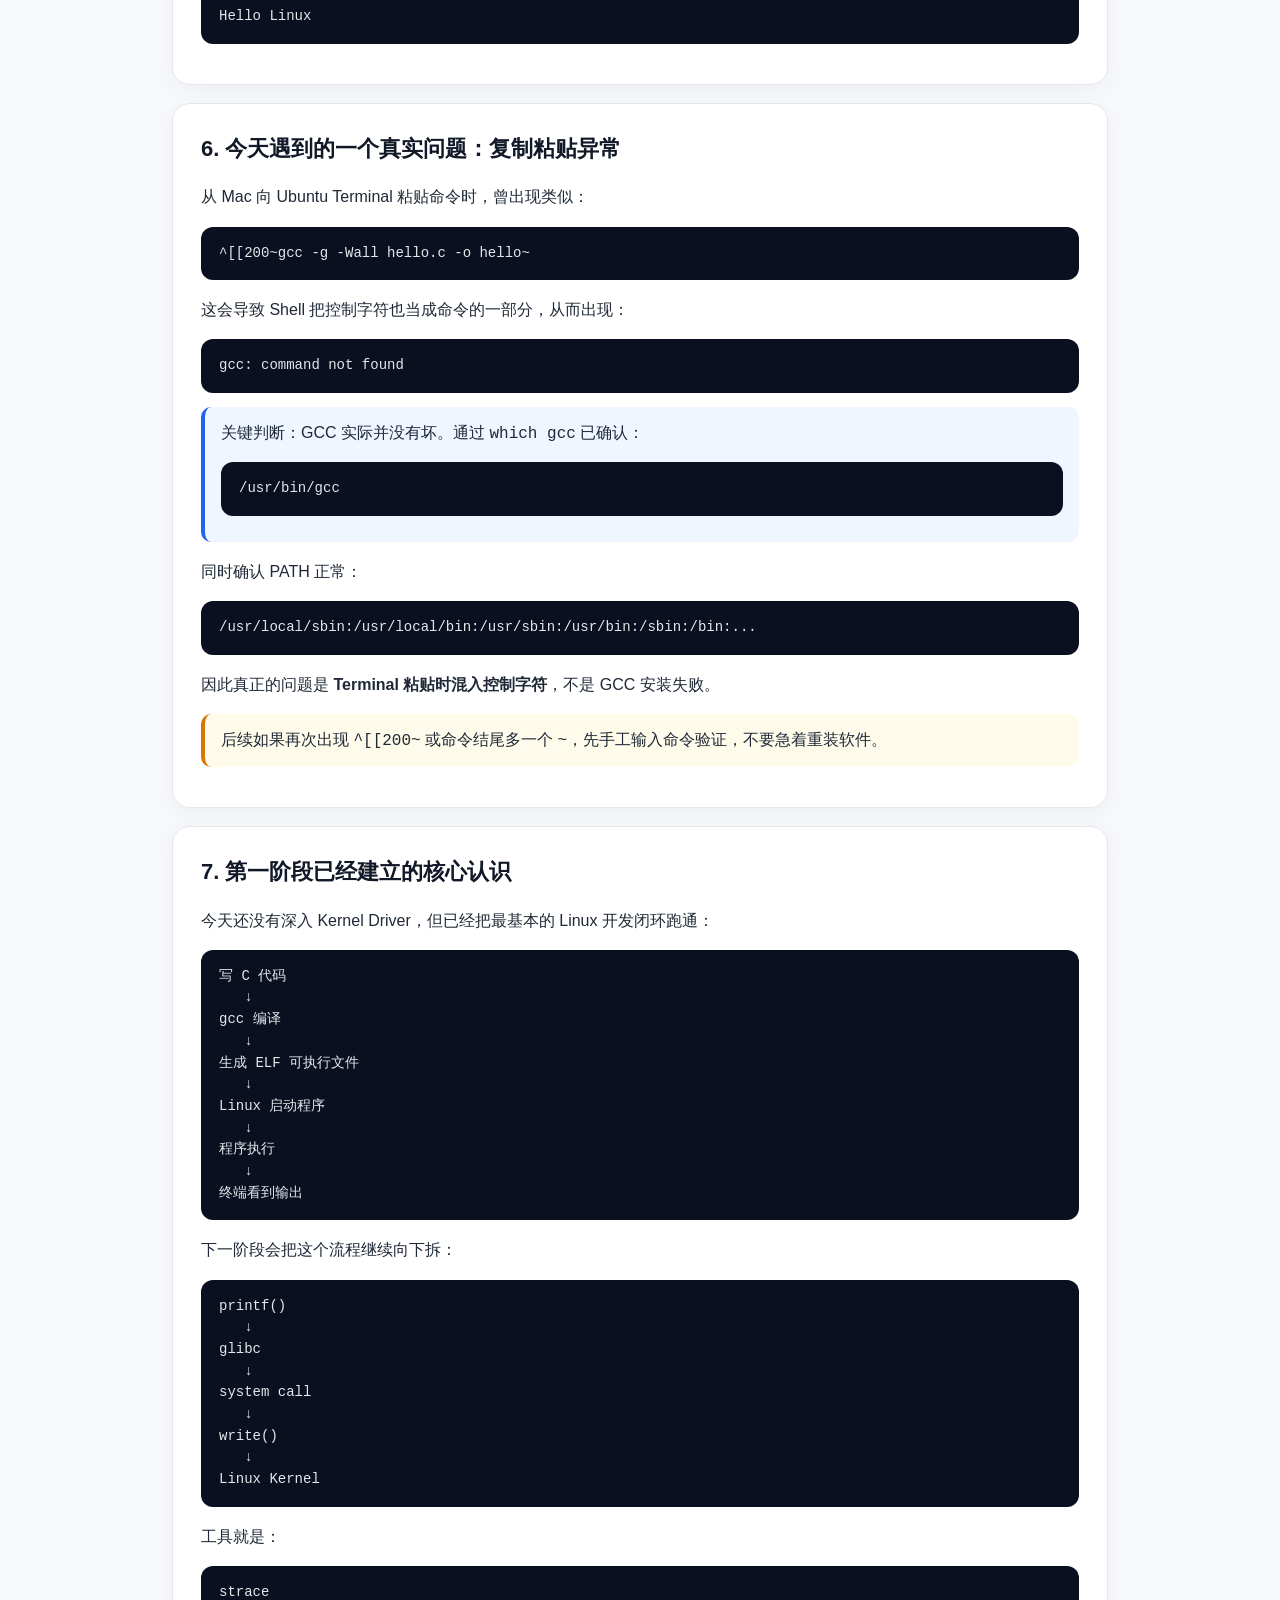
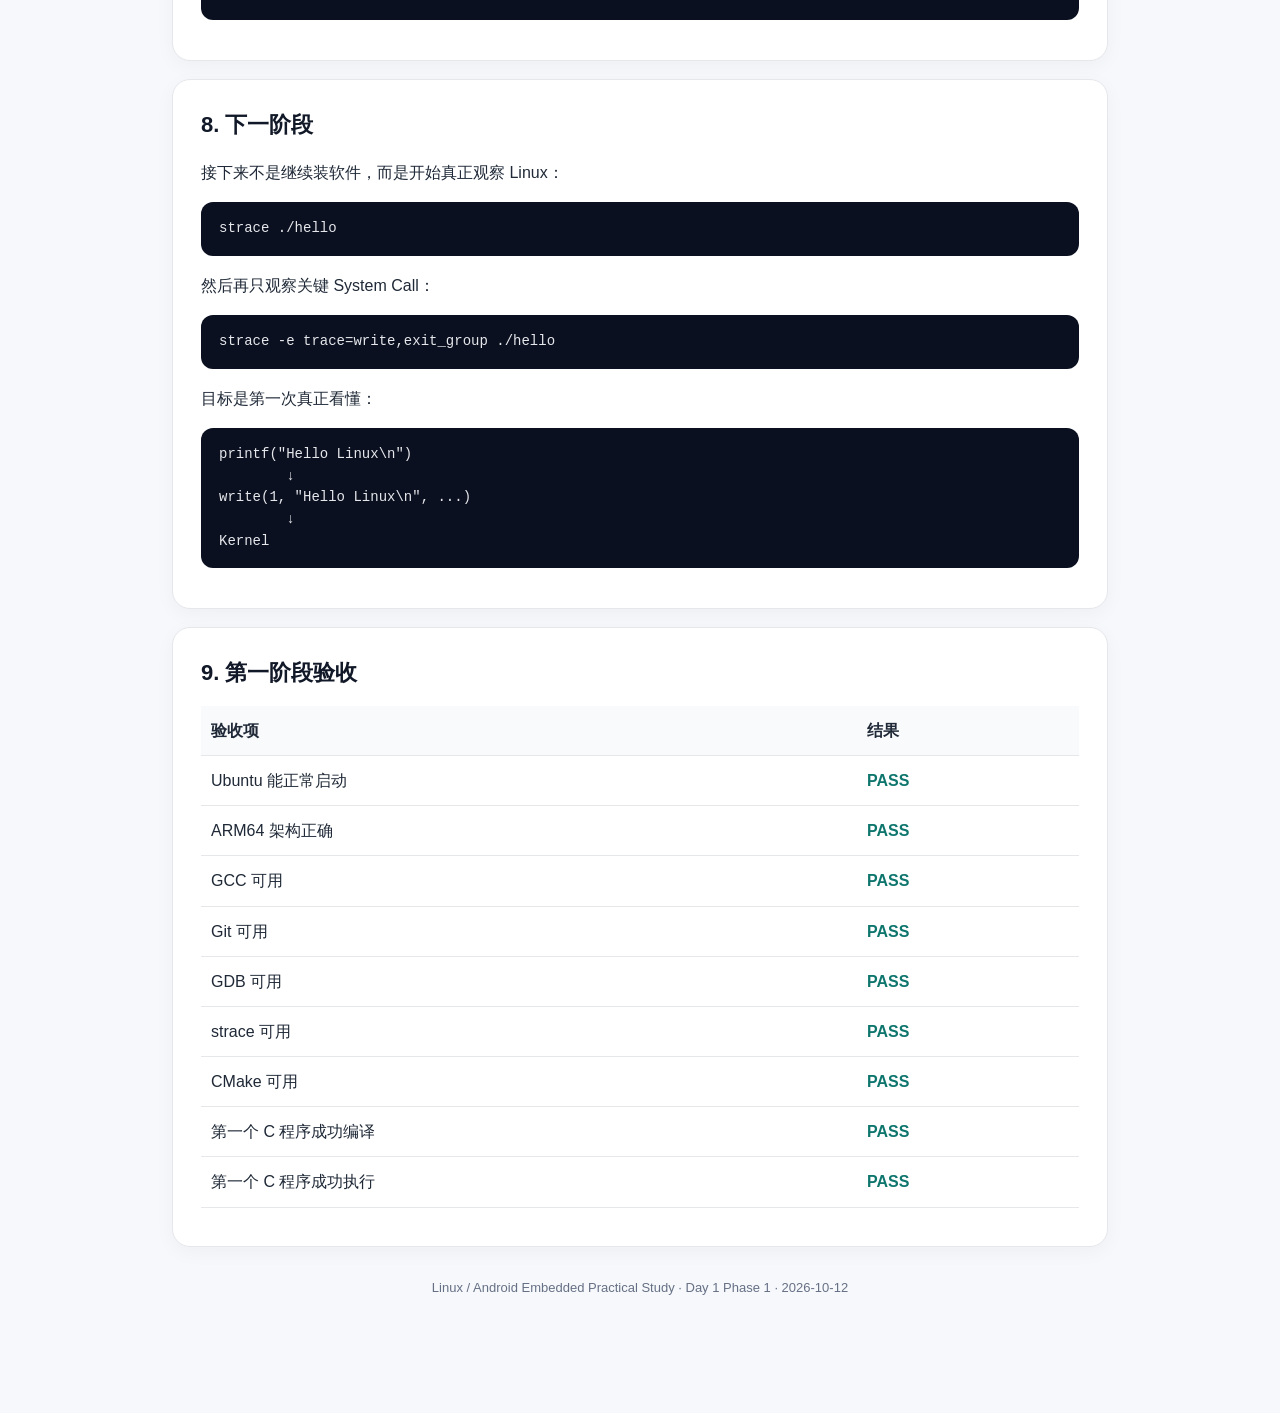
<file: docs/Linux_Android_Study_Day1_Phase1_2026-10-12.html>
<!doctype html>
<html lang="zh-CN">
<head>
  <meta charset="utf-8" />
  <meta name="viewport" content="width=device-width, initial-scale=1" />
  <title>Linux / Android 实战学习记录｜Day 1 第一阶段</title>
  <style>
    :root{
      --bg:#f6f8fb; --card:#ffffff; --text:#1f2937; --muted:#667085;
      --line:#e5e7eb; --accent:#2563eb; --accent2:#0f766e; --code:#0b1020;
    }
    *{box-sizing:border-box}
    body{
      margin:0; background:var(--bg); color:var(--text);
      font-family:-apple-system,BlinkMacSystemFont,"Segoe UI","PingFang SC","Hiragino Sans GB",
      "Microsoft YaHei",Arial,sans-serif; line-height:1.7;
    }
    .wrap{max-width:980px;margin:0 auto;padding:36px 22px 60px}
    .hero{
      background:linear-gradient(135deg,#0f172a,#1e3a8a);
      color:white;border-radius:22px;padding:34px 36px;margin-bottom:24px;
      box-shadow:0 14px 40px rgba(15,23,42,.16)
    }
    .hero h1{margin:0 0 10px;font-size:32px;line-height:1.25}
    .hero p{margin:6px 0;color:#dbeafe}
    .tag{
      display:inline-block;padding:5px 10px;border-radius:999px;background:rgba(255,255,255,.12);
      margin-right:7px;margin-top:8px;font-size:13px
    }
    section{
      background:var(--card);border:1px solid var(--line);border-radius:18px;
      padding:26px 28px;margin:18px 0;box-shadow:0 5px 20px rgba(15,23,42,.04)
    }
    h2{font-size:22px;margin:0 0 14px;color:#111827}
    h3{font-size:17px;margin:22px 0 8px}
    .ok{color:var(--accent2);font-weight:700}
    .note{
      border-left:4px solid var(--accent);background:#eff6ff;padding:12px 16px;
      border-radius:10px;margin:14px 0
    }
    .warn{
      border-left:4px solid #d97706;background:#fffbeb;padding:12px 16px;
      border-radius:10px;margin:14px 0
    }
    pre{
      background:var(--code);color:#e5e7eb;padding:16px 18px;border-radius:12px;
      overflow:auto;line-height:1.55;font-size:14px
    }
    code{font-family:"SFMono-Regular",Consolas,"Liberation Mono",monospace}
    table{width:100%;border-collapse:collapse;margin:12px 0}
    th,td{border-bottom:1px solid var(--line);padding:11px 10px;text-align:left;vertical-align:top}
    th{background:#f9fafb}
    .checklist li{margin:7px 0}
    .footer{color:var(--muted);text-align:center;font-size:13px;margin-top:30px}
    @media print{
      body{background:white}
      .wrap{max-width:none;padding:0}
      section,.hero{box-shadow:none;break-inside:avoid}
    }
  </style>
</head>
<body>
<div class="wrap">
  <div class="hero">
    <h1>Linux / Android 实战学习记录</h1>
    <p><strong>Day 1 · 第一阶段</strong>｜2026-10-12</p>
    <p>目标：把 Mac 上的 Ubuntu 开发环境真正跑起来，并完成第一个 Linux C 程序的编译与执行。</p>
    <span class="tag">Ubuntu 24.04 ARM64</span>
    <span class="tag">VMware Fusion</span>
    <span class="tag">GCC</span>
    <span class="tag">GDB</span>
    <span class="tag">Git</span>
    <span class="tag">strace</span>
  </div>

  <section>
    <h2>1. 今天完成了什么</h2>
    <ul class="checklist">
      <li><span class="ok">✓</span> 在 Apple Silicon Mac 上安装 Ubuntu ARM64 虚拟机。</li>
      <li><span class="ok">✓</span> 确认系统架构为 <code>aarch64</code>。</li>
      <li><span class="ok">✓</span> 确认 GCC、Git、GDB 可正常使用。</li>
      <li><span class="ok">✓</span> 安装并确认 <code>strace</code> 与 <code>cmake</code>。</li>
      <li><span class="ok">✓</span> 创建学习目录 <code>~/linux-study</code>。</li>
      <li><span class="ok">✓</span> 编写、编译并运行第一个 C 程序 <code>hello.c</code>。</li>
      <li><span class="ok">✓</span> 确认 Linux 开发环境已经具备继续学习 C / Debug / System Call 的条件。</li>
    </ul>
  </section>

  <section>
    <h2>2. 当前开发环境</h2>
    <table>
      <tr><th>项目</th><th>当前状态</th></tr>
      <tr><td>宿主机</td><td>Mac Studio / Apple Silicon</td></tr>
      <tr><td>虚拟化</td><td>VMware Fusion</td></tr>
      <tr><td>Guest OS</td><td>Ubuntu 24.04 ARM64</td></tr>
      <tr><td>Kernel</td><td>Linux 7.0.0-38-generic</td></tr>
      <tr><td>CPU 架构</td><td><code>aarch64</code></td></tr>
      <tr><td>GCC</td><td>13.3.0</td></tr>
      <tr><td>Git</td><td>2.43.0</td></tr>
      <tr><td>GDB</td><td>15.1</td></tr>
      <tr><td>strace</td><td>6.8</td></tr>
      <tr><td>CMake</td><td>3.28.3</td></tr>
    </table>
  </section>

  <section>
    <h2>3. 环境确认命令</h2>
    <p>今天实际确认过的关键命令：</p>
    <pre><code>uname -a
gcc --version
git --version
gdb --version
strace --version
cmake --version</code></pre>

    <p>其中最重要的一项是：</p>
    <pre><code>aarch64</code></pre>
    <p>这说明当前 Ubuntu 与 Apple Silicon 的 ARM64 架构匹配。</p>
  </section>

  <section>
    <h2>4. 创建学习目录</h2>
    <pre><code>mkdir -p ~/linux-study
cd ~/linux-study</code></pre>

    <p>Day 1 的代码放在：</p>
    <pre><code>~/linux-study/day01</code></pre>

    <p>建立目录：</p>
    <pre><code>mkdir -p day01
cd day01</code></pre>
  </section>

  <section>
    <h2>5. 第一个 Linux C 程序</h2>
    <p>文件：<code>hello.c</code></p>

    <pre><code>#include &lt;stdio.h&gt;

int main(void)
{
    printf("Hello Linux\n");
    return 0;
}</code></pre>

    <h3>编译</h3>
    <pre><code>gcc -g -Wall hello.c -o hello</code></pre>

    <p>参数含义：</p>
    <table>
      <tr><th>参数</th><th>作用</th></tr>
      <tr><td><code>-g</code></td><td>加入 Debug 信息，后续可用 GDB 调试。</td></tr>
      <tr><td><code>-Wall</code></td><td>打开常用编译警告。</td></tr>
      <tr><td><code>-o hello</code></td><td>指定输出可执行文件名为 <code>hello</code>。</td></tr>
    </table>

    <h3>运行</h3>
    <pre><code>./hello</code></pre>

    <p>实际结果：</p>
    <pre><code>Hello Linux</code></pre>
  </section>

  <section>
    <h2>6. 今天遇到的一个真实问题：复制粘贴异常</h2>
    <p>从 Mac 向 Ubuntu Terminal 粘贴命令时，曾出现类似：</p>
    <pre><code>^[[200~gcc -g -Wall hello.c -o hello~</code></pre>

    <p>这会导致 Shell 把控制字符也当成命令的一部分，从而出现：</p>
    <pre><code>gcc: command not found</code></pre>

    <div class="note">
      关键判断：GCC 实际并没有坏。通过 <code>which gcc</code> 已确认：
      <pre><code>/usr/bin/gcc</code></pre>
    </div>

    <p>同时确认 PATH 正常：</p>
    <pre><code>/usr/local/sbin:/usr/local/bin:/usr/sbin:/usr/bin:/sbin:/bin:...</code></pre>

    <p>因此真正的问题是 <strong>Terminal 粘贴时混入控制字符</strong>，不是 GCC 安装失败。</p>

    <div class="warn">
      后续如果再次出现 <code>^[[200~</code> 或命令结尾多一个 <code>~</code>，先手工输入命令验证，不要急着重装软件。
    </div>
  </section>

  <section>
    <h2>7. 第一阶段已经建立的核心认识</h2>
    <p>今天还没有深入 Kernel Driver，但已经把最基本的 Linux 开发闭环跑通：</p>

    <pre><code>写 C 代码
   ↓
gcc 编译
   ↓
生成 ELF 可执行文件
   ↓
Linux 启动程序
   ↓
程序执行
   ↓
终端看到输出</code></pre>

    <p>下一阶段会把这个流程继续向下拆：</p>

    <pre><code>printf()
   ↓
glibc
   ↓
system call
   ↓
write()
   ↓
Linux Kernel</code></pre>

    <p>工具就是：</p>
    <pre><code>strace</code></pre>
  </section>

  <section>
    <h2>8. 下一阶段</h2>
    <p>接下来不是继续装软件，而是开始真正观察 Linux：</p>
    <pre><code>strace ./hello</code></pre>

    <p>然后再只观察关键 System Call：</p>
    <pre><code>strace -e trace=write,exit_group ./hello</code></pre>

    <p>目标是第一次真正看懂：</p>
    <pre><code>printf("Hello Linux\n")
        ↓
write(1, "Hello Linux\n", ...)
        ↓
Kernel</code></pre>
  </section>

  <section>
    <h2>9. 第一阶段验收</h2>
    <table>
      <tr><th>验收项</th><th>结果</th></tr>
      <tr><td>Ubuntu 能正常启动</td><td class="ok">PASS</td></tr>
      <tr><td>ARM64 架构正确</td><td class="ok">PASS</td></tr>
      <tr><td>GCC 可用</td><td class="ok">PASS</td></tr>
      <tr><td>Git 可用</td><td class="ok">PASS</td></tr>
      <tr><td>GDB 可用</td><td class="ok">PASS</td></tr>
      <tr><td>strace 可用</td><td class="ok">PASS</td></tr>
      <tr><td>CMake 可用</td><td class="ok">PASS</td></tr>
      <tr><td>第一个 C 程序成功编译</td><td class="ok">PASS</td></tr>
      <tr><td>第一个 C 程序成功执行</td><td class="ok">PASS</td></tr>
    </table>
  </section>

  <div class="footer">
    Linux / Android Embedded Practical Study · Day 1 Phase 1 · 2026-10-12
  </div>
</div>
</body>
</html>
</file>
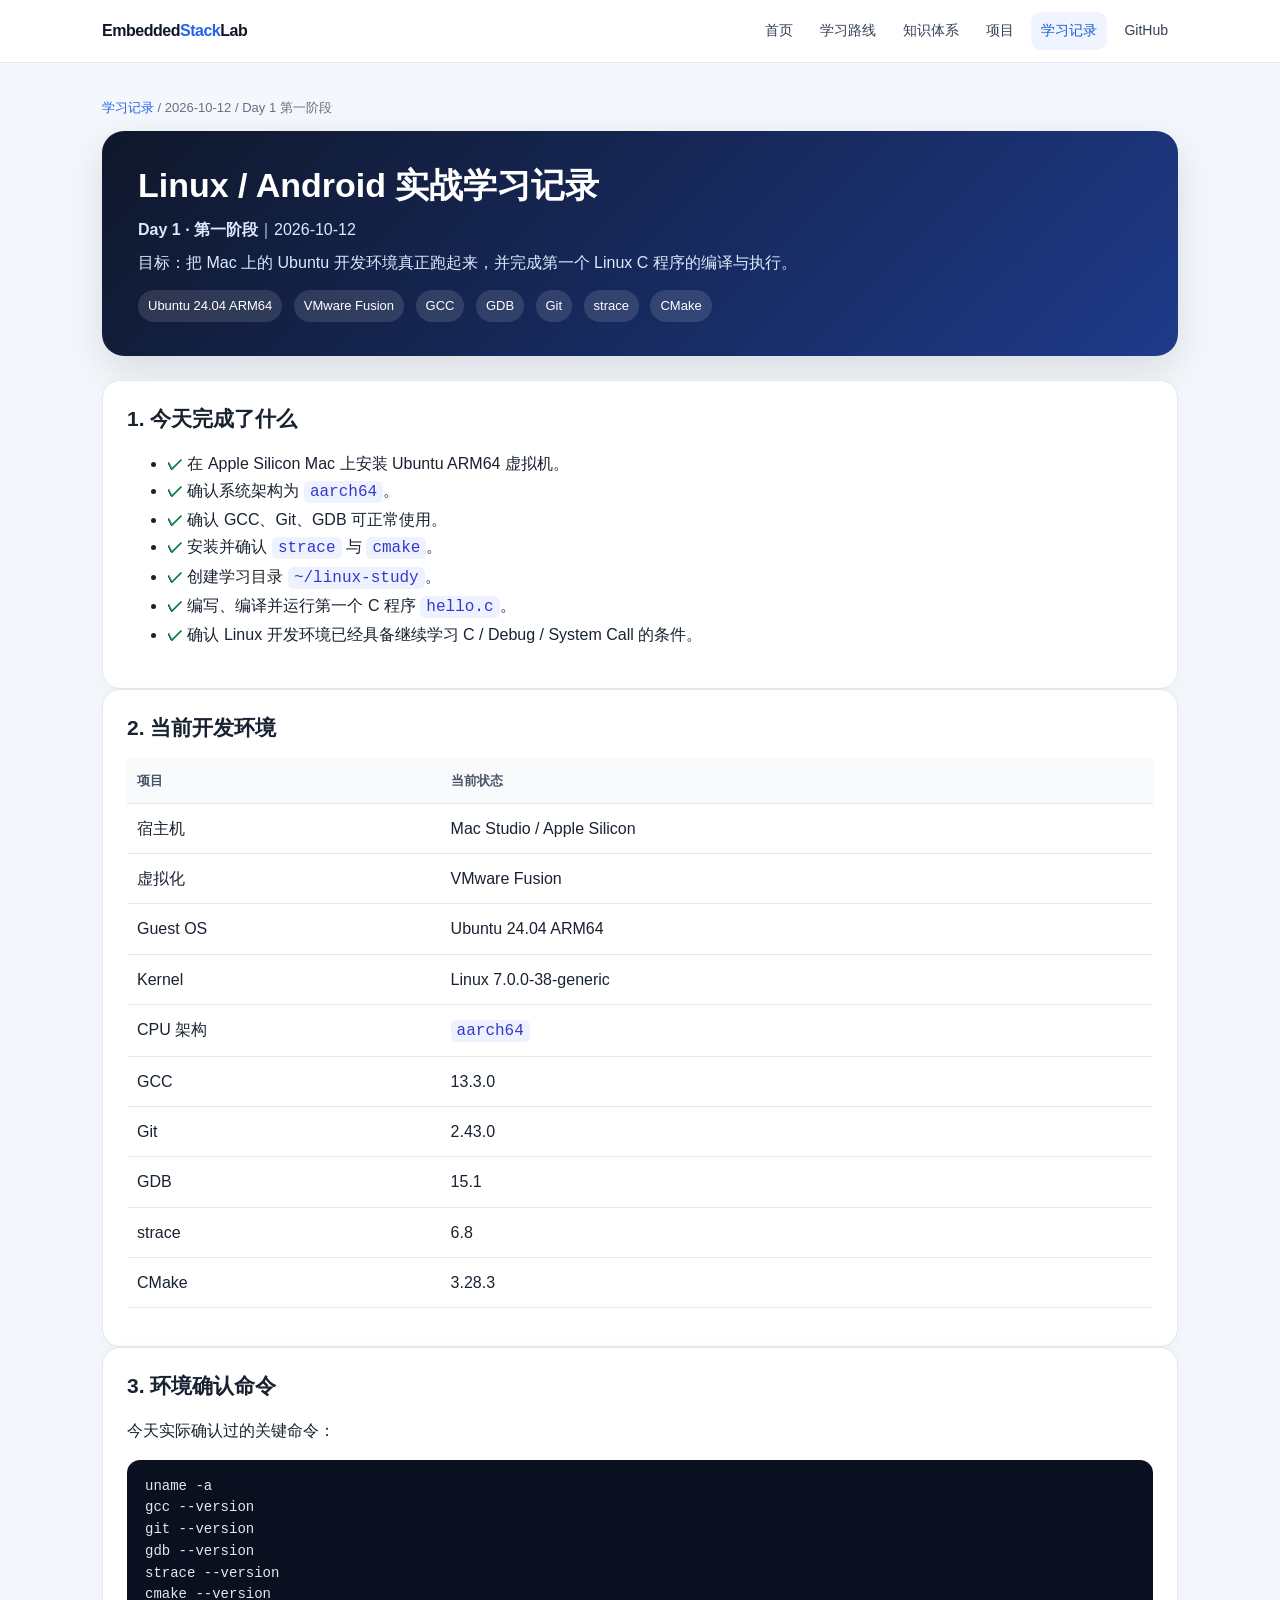
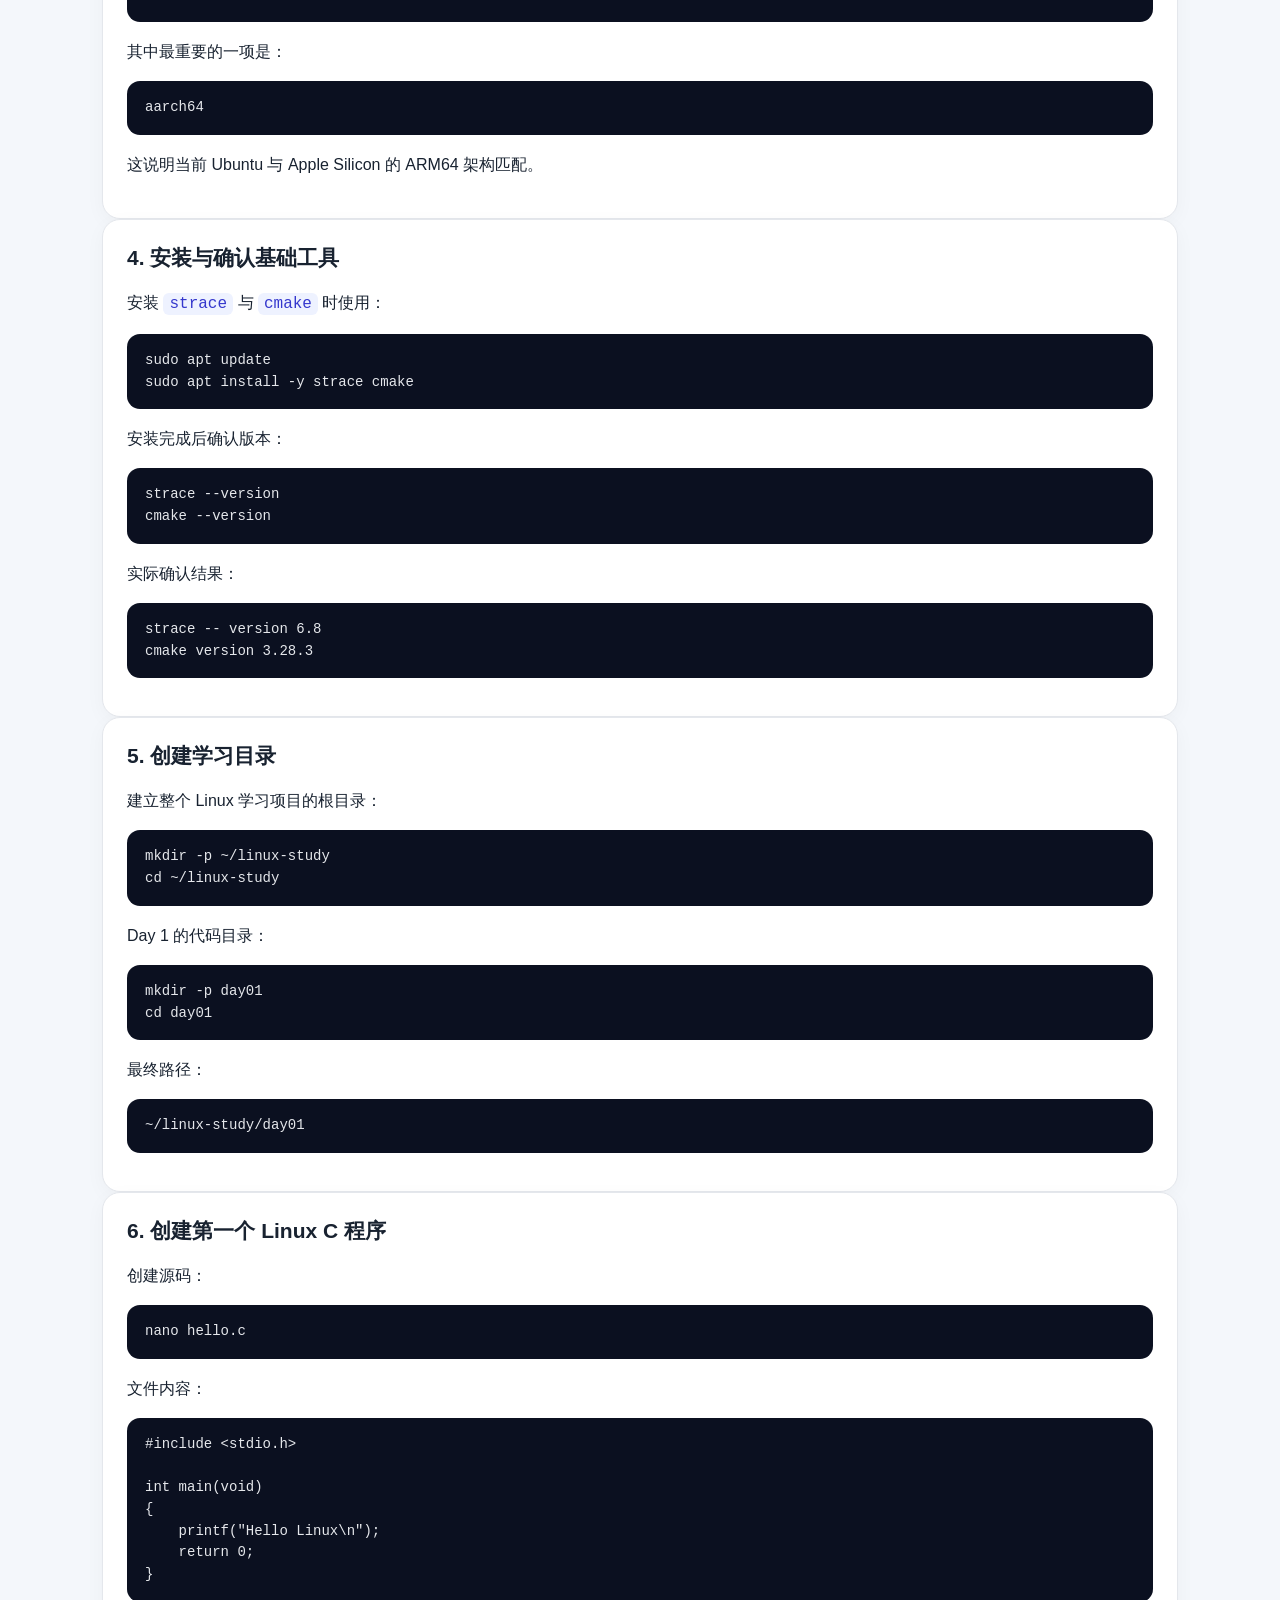
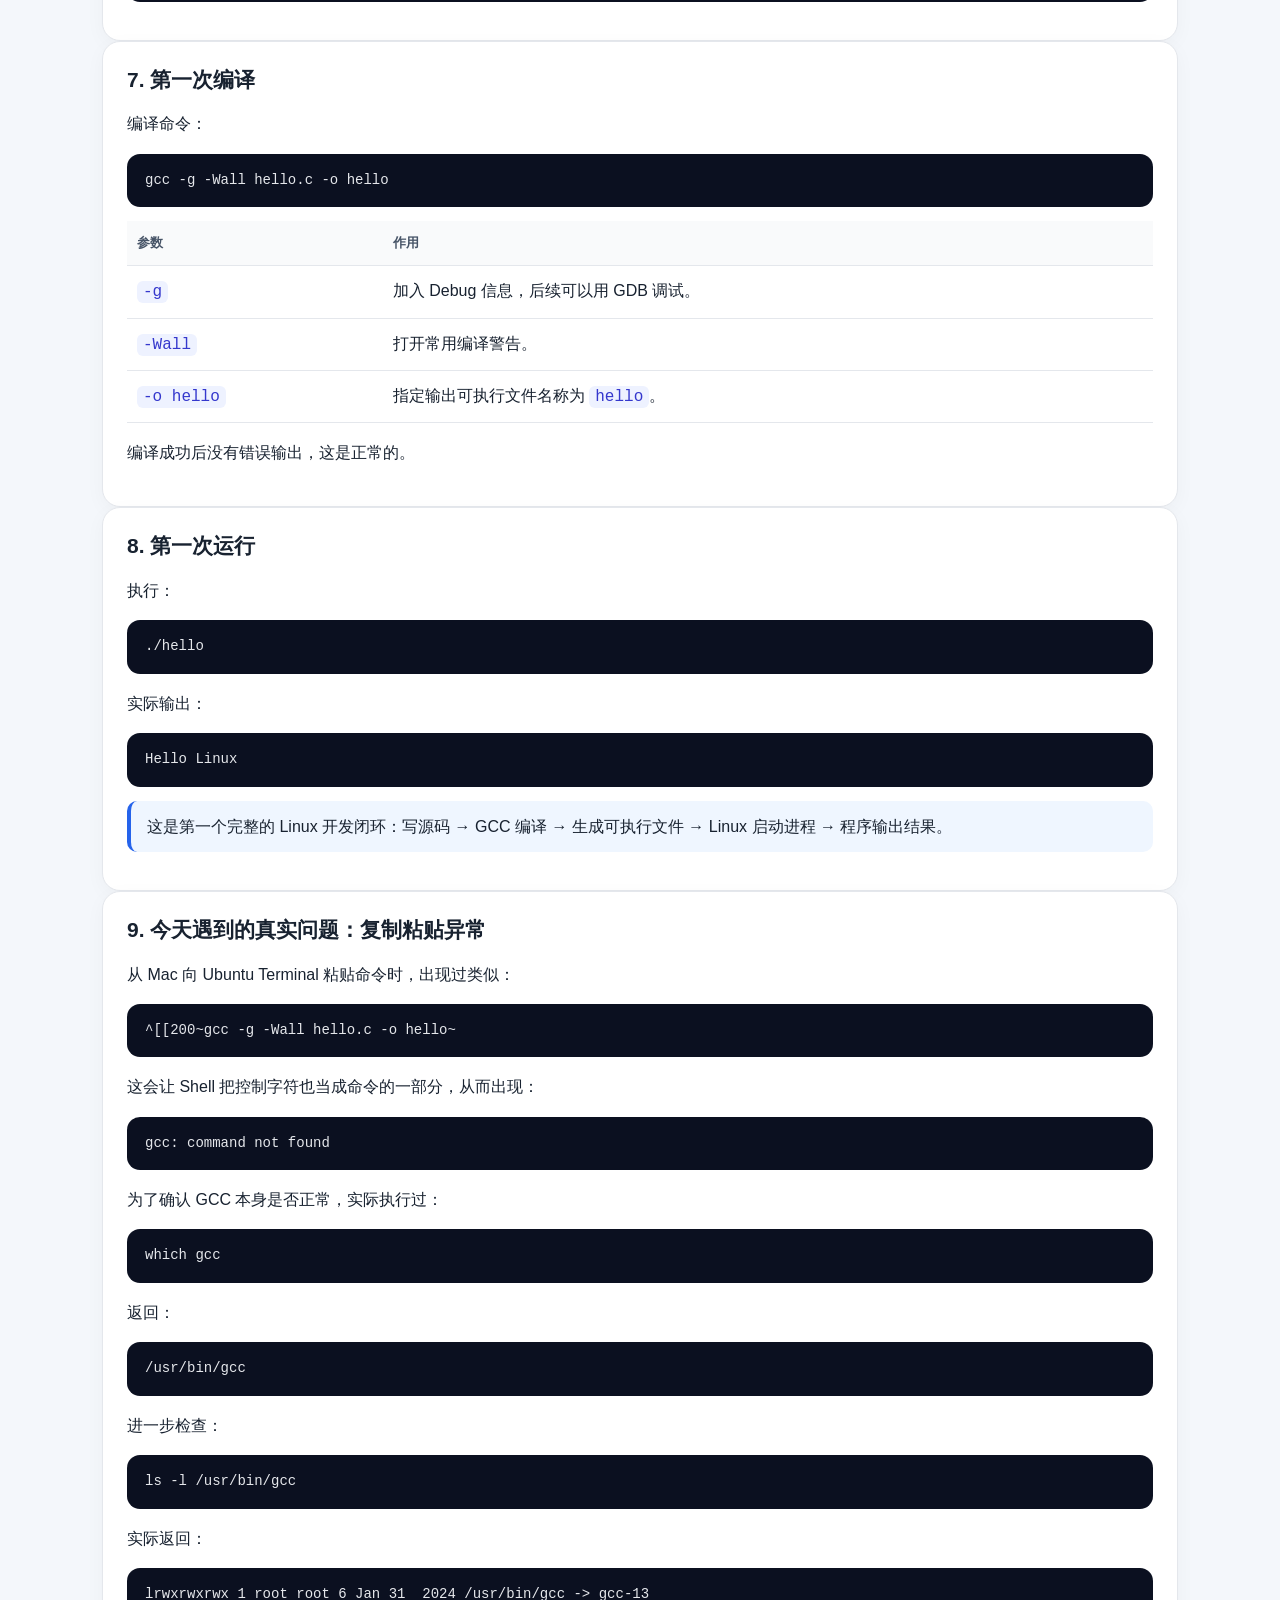
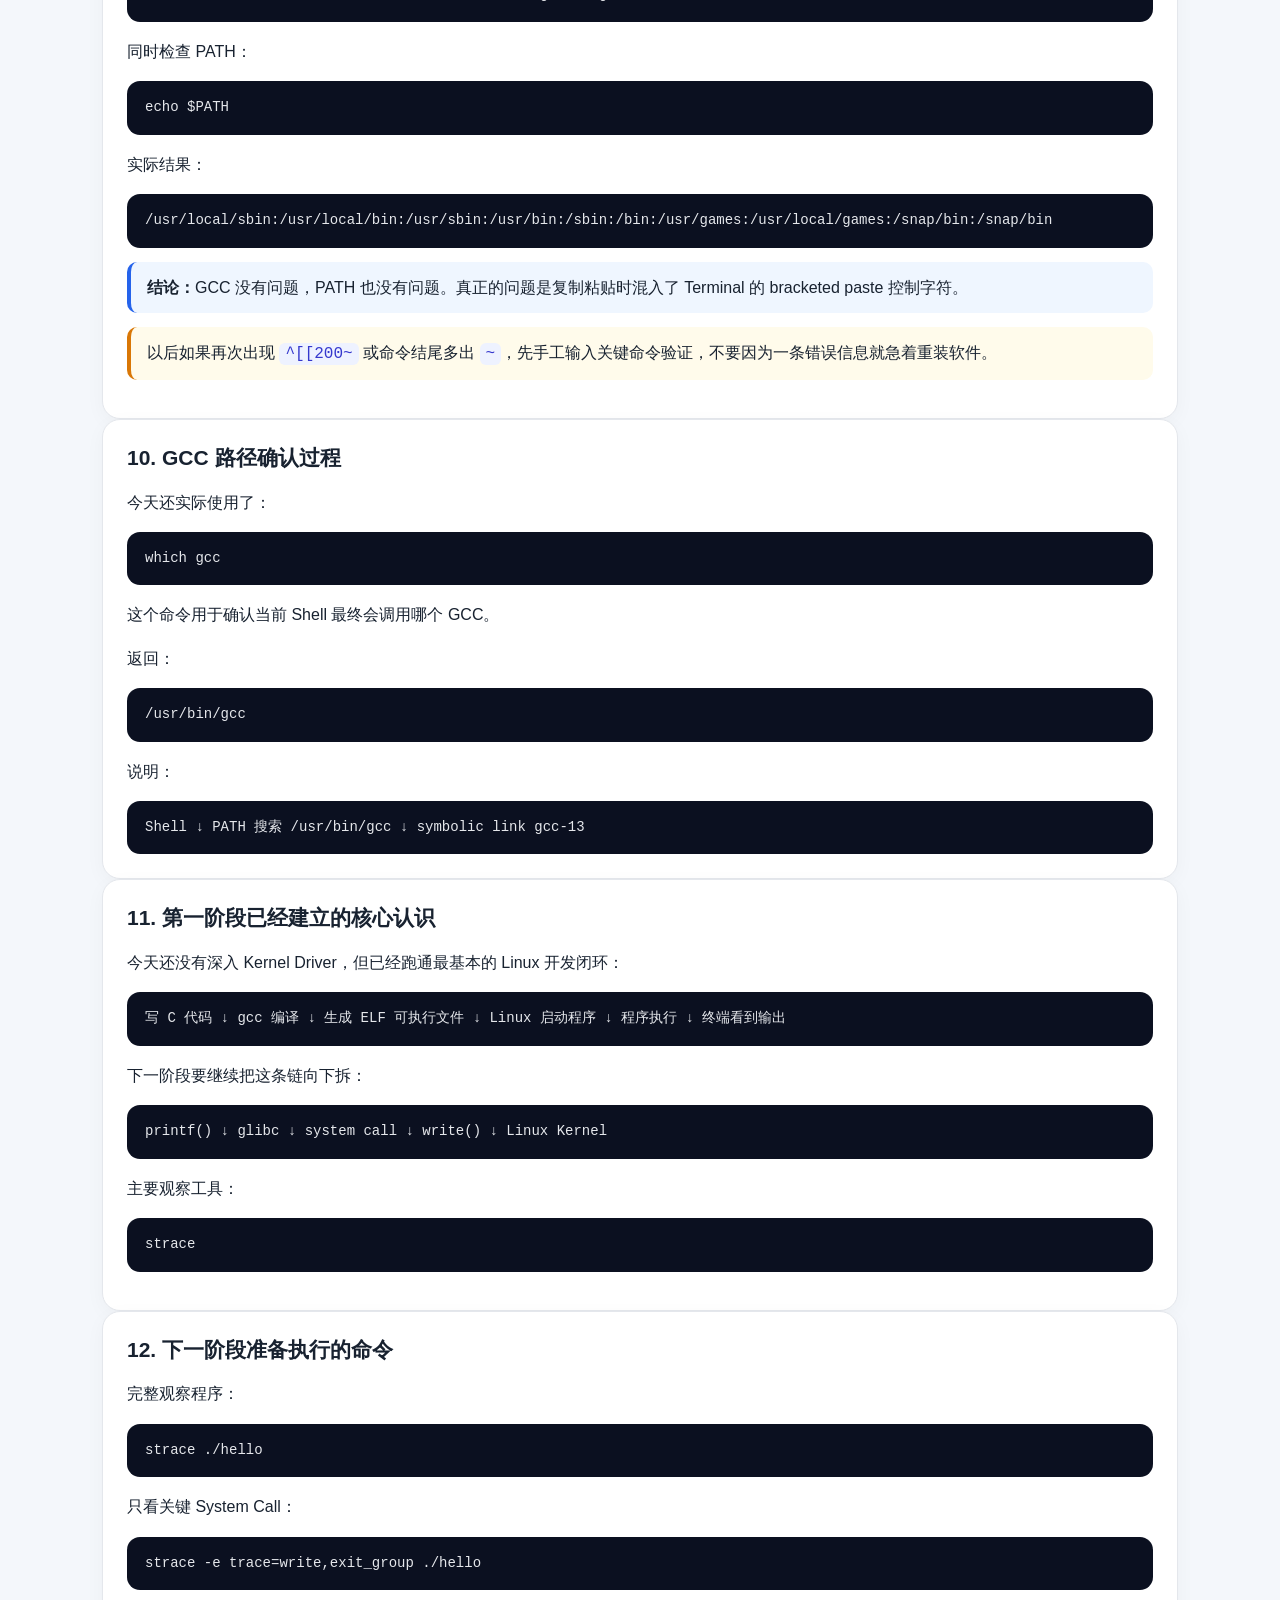
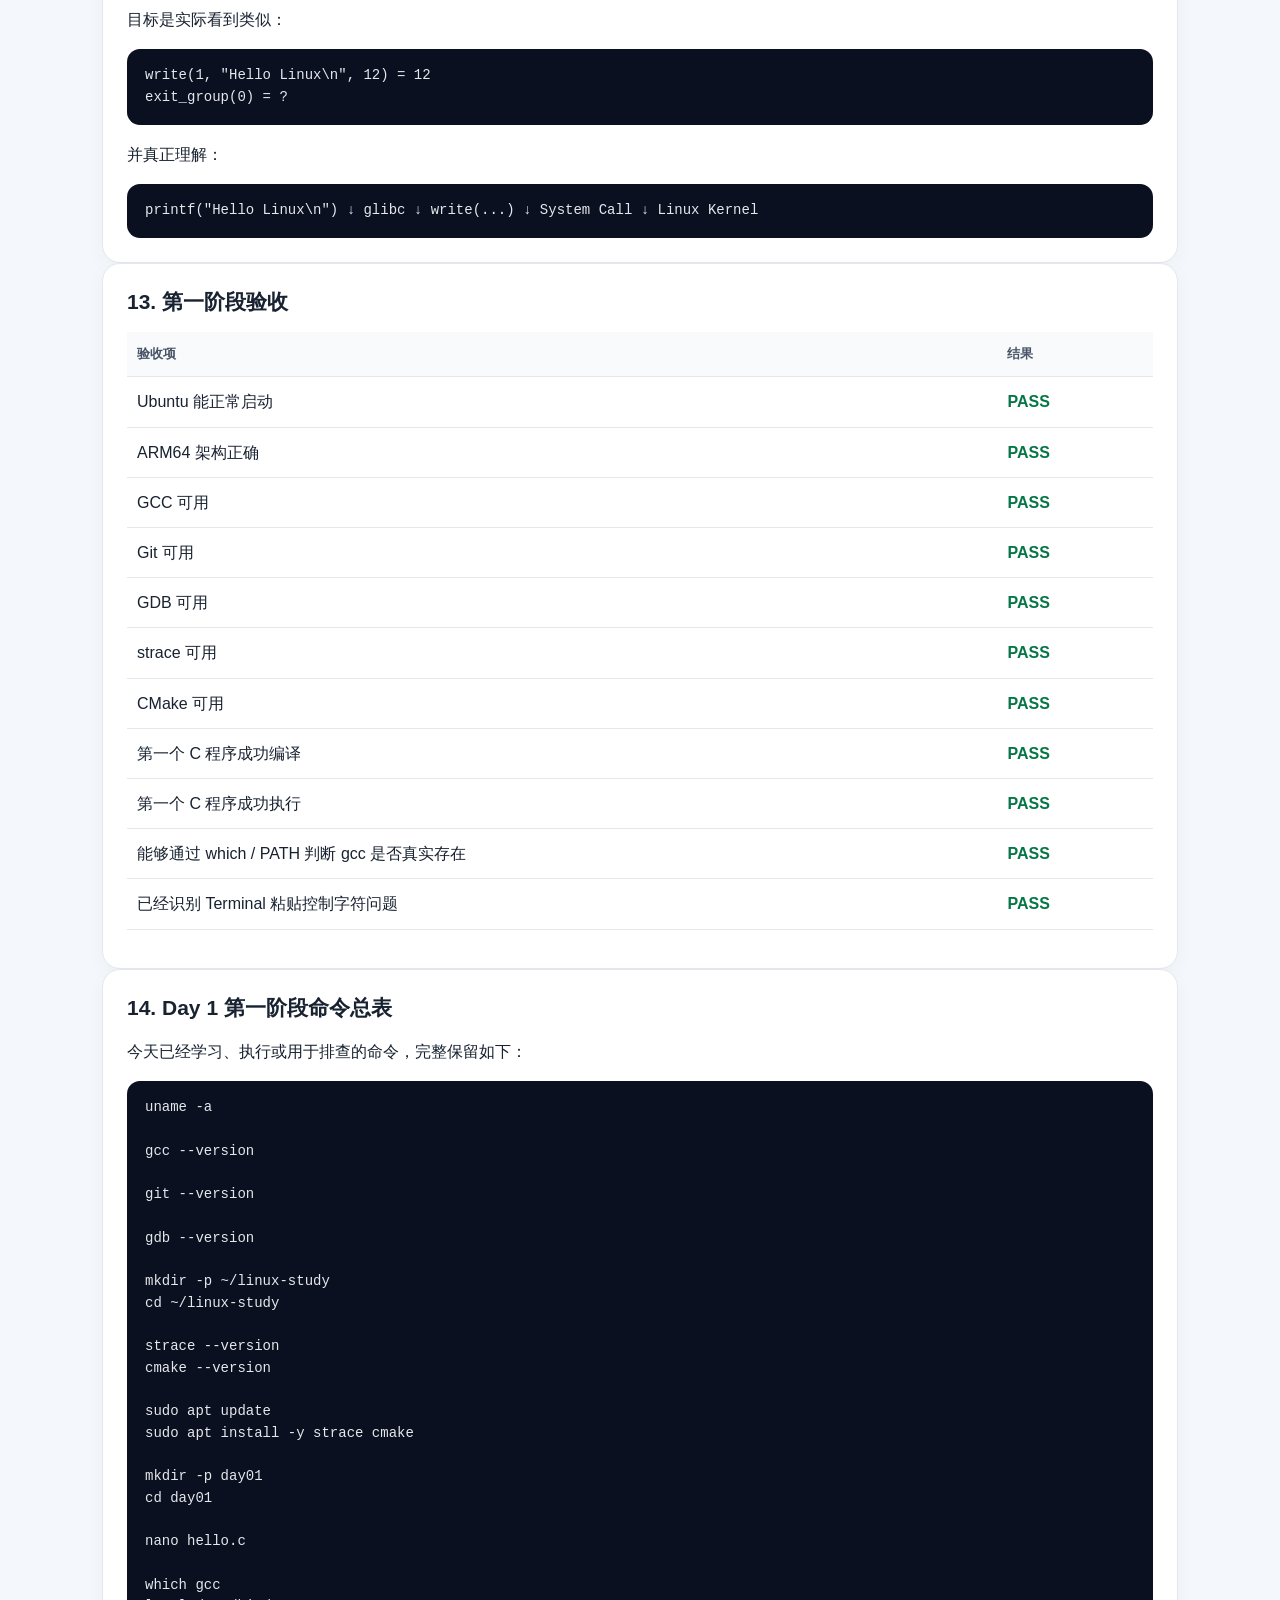
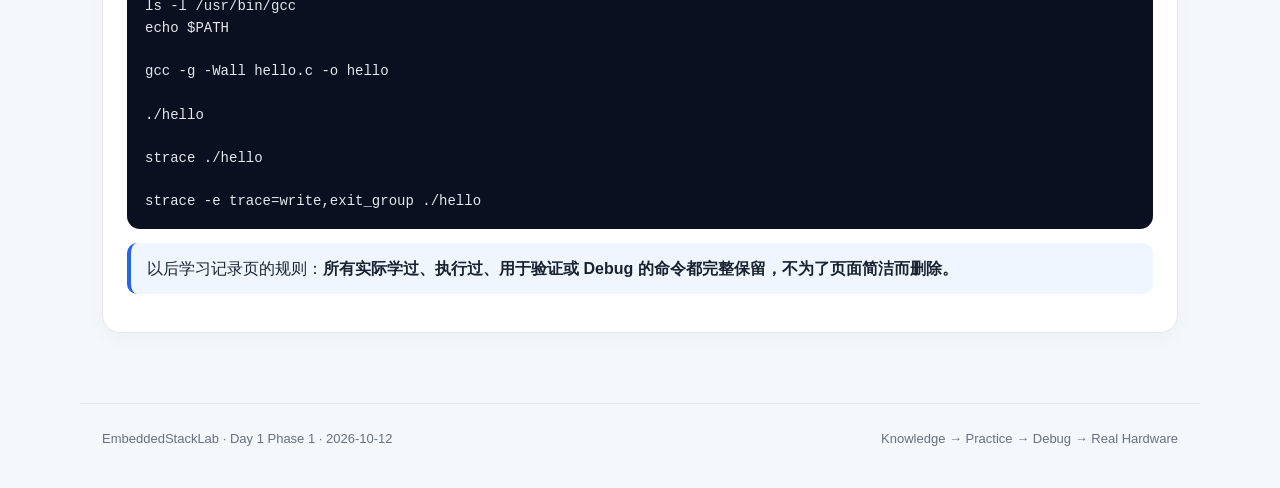
<file: notes/day01-phase1.html>
<!doctype html>
<html lang="zh-CN">
<head>
  <meta charset="utf-8" />
  <meta name="viewport" content="width=device-width, initial-scale=1" />
  <meta name="description" content="EmbeddedStackLab Day 1 第一阶段：Ubuntu ARM64 环境搭建、Linux 工具链、第一个 C 程序、复制粘贴异常定位与下一阶段 System Call 学习。">
  <title>Day 1 第一阶段 · EmbeddedStackLab</title>
  <link rel="stylesheet" href="../assets/site.css">
  <style>
    .lesson-hero{
      background:linear-gradient(135deg,#0f172a,#1e3a8a);
      color:white;border-radius:22px;padding:34px 36px;margin:12px 0 24px;
      box-shadow:0 14px 40px rgba(15,23,42,.12)
    }
    .lesson-hero h1{margin:0 0 10px;font-size:34px;line-height:1.2}
    .lesson-hero p{margin:6px 0;color:#dbeafe}
    .tag{
      display:inline-block;padding:5px 10px;border-radius:999px;background:rgba(255,255,255,.12);
      margin-right:7px;margin-top:8px;font-size:13px
    }
    .ok{color:#067647;font-weight:700}
    .warn{
      border-left:4px solid #d97706;background:#fffbeb;padding:12px 16px;
      border-radius:10px;margin:14px 0
    }
    .note{
      border-left:4px solid #2563eb;background:#eff6ff;padding:12px 16px;
      border-radius:10px;margin:14px 0
    }
  </style>
</head>
<body>
<header class="site-header">
  <nav class="nav">
    <a class="brand" href="/EmbeddedStackLab/">Embedded<span>Stack</span>Lab</a>
    <div class="nav-links">
      <a href="/EmbeddedStackLab/">首页</a>
      <a href="/EmbeddedStackLab/roadmap/">学习路线</a>
      <a href="/EmbeddedStackLab/knowledge/">知识体系</a>
      <a href="/EmbeddedStackLab/projects/">项目</a>
      <a class="active" href="/EmbeddedStackLab/notes/">学习记录</a>
      <a href="https://github.com/hasirqi/EmbeddedStackLab">GitHub</a>
    </div>
  </nav>
</header>

<main class="wrap">
  <div class="breadcrumb"><a href="./">学习记录</a> / 2026-10-12 / Day 1 第一阶段</div>

  <div class="lesson-hero">
    <h1>Linux / Android 实战学习记录</h1>
    <p><strong>Day 1 · 第一阶段</strong>｜2026-10-12</p>
    <p>目标：把 Mac 上的 Ubuntu 开发环境真正跑起来，并完成第一个 Linux C 程序的编译与执行。</p>
    <span class="tag">Ubuntu 24.04 ARM64</span>
    <span class="tag">VMware Fusion</span>
    <span class="tag">GCC</span>
    <span class="tag">GDB</span>
    <span class="tag">Git</span>
    <span class="tag">strace</span>
    <span class="tag">CMake</span>
  </div>

  <section class="card">
    <h2>1. 今天完成了什么</h2>
    <ul>
      <li><span class="ok">✓</span> 在 Apple Silicon Mac 上安装 Ubuntu ARM64 虚拟机。</li>
      <li><span class="ok">✓</span> 确认系统架构为 <code>aarch64</code>。</li>
      <li><span class="ok">✓</span> 确认 GCC、Git、GDB 可正常使用。</li>
      <li><span class="ok">✓</span> 安装并确认 <code>strace</code> 与 <code>cmake</code>。</li>
      <li><span class="ok">✓</span> 创建学习目录 <code>~/linux-study</code>。</li>
      <li><span class="ok">✓</span> 编写、编译并运行第一个 C 程序 <code>hello.c</code>。</li>
      <li><span class="ok">✓</span> 确认 Linux 开发环境已经具备继续学习 C / Debug / System Call 的条件。</li>
    </ul>
  </section>

  <section class="card">
    <h2>2. 当前开发环境</h2>
    <table>
      <tr><th>项目</th><th>当前状态</th></tr>
      <tr><td>宿主机</td><td>Mac Studio / Apple Silicon</td></tr>
      <tr><td>虚拟化</td><td>VMware Fusion</td></tr>
      <tr><td>Guest OS</td><td>Ubuntu 24.04 ARM64</td></tr>
      <tr><td>Kernel</td><td>Linux 7.0.0-38-generic</td></tr>
      <tr><td>CPU 架构</td><td><code>aarch64</code></td></tr>
      <tr><td>GCC</td><td>13.3.0</td></tr>
      <tr><td>Git</td><td>2.43.0</td></tr>
      <tr><td>GDB</td><td>15.1</td></tr>
      <tr><td>strace</td><td>6.8</td></tr>
      <tr><td>CMake</td><td>3.28.3</td></tr>
    </table>
  </section>

  <section class="card">
    <h2>3. 环境确认命令</h2>
    <p>今天实际确认过的关键命令：</p>
    <pre><code>uname -a
gcc --version
git --version
gdb --version
strace --version
cmake --version</code></pre>

    <p>其中最重要的一项是：</p>
    <pre><code>aarch64</code></pre>
    <p>这说明当前 Ubuntu 与 Apple Silicon 的 ARM64 架构匹配。</p>
  </section>

  <section class="card">
    <h2>4. 安装与确认基础工具</h2>
    <p>安装 <code>strace</code> 与 <code>cmake</code> 时使用：</p>
    <pre><code>sudo apt update
sudo apt install -y strace cmake</code></pre>

    <p>安装完成后确认版本：</p>
    <pre><code>strace --version
cmake --version</code></pre>

    <p>实际确认结果：</p>
    <pre><code>strace -- version 6.8
cmake version 3.28.3</code></pre>
  </section>

  <section class="card">
    <h2>5. 创建学习目录</h2>
    <p>建立整个 Linux 学习项目的根目录：</p>
    <pre><code>mkdir -p ~/linux-study
cd ~/linux-study</code></pre>

    <p>Day 1 的代码目录：</p>
    <pre><code>mkdir -p day01
cd day01</code></pre>

    <p>最终路径：</p>
    <pre><code>~/linux-study/day01</code></pre>
  </section>

  <section class="card">
    <h2>6. 创建第一个 Linux C 程序</h2>
    <p>创建源码：</p>
    <pre><code>nano hello.c</code></pre>

    <p>文件内容：</p>
    <pre><code>#include &lt;stdio.h&gt;

int main(void)
{
    printf("Hello Linux\n");
    return 0;
}</code></pre>
  </section>

  <section class="card">
    <h2>7. 第一次编译</h2>
    <p>编译命令：</p>
    <pre><code>gcc -g -Wall hello.c -o hello</code></pre>

    <table>
      <tr><th>参数</th><th>作用</th></tr>
      <tr><td><code>-g</code></td><td>加入 Debug 信息，后续可以用 GDB 调试。</td></tr>
      <tr><td><code>-Wall</code></td><td>打开常用编译警告。</td></tr>
      <tr><td><code>-o hello</code></td><td>指定输出可执行文件名称为 <code>hello</code>。</td></tr>
    </table>

    <p>编译成功后没有错误输出，这是正常的。</p>
  </section>

  <section class="card">
    <h2>8. 第一次运行</h2>
    <p>执行：</p>
    <pre><code>./hello</code></pre>

    <p>实际输出：</p>
    <pre><code>Hello Linux</code></pre>

    <div class="note">
      这是第一个完整的 Linux 开发闭环：写源码 → GCC 编译 → 生成可执行文件 → Linux 启动进程 → 程序输出结果。
    </div>
  </section>

  <section class="card">
    <h2>9. 今天遇到的真实问题：复制粘贴异常</h2>
    <p>从 Mac 向 Ubuntu Terminal 粘贴命令时，出现过类似：</p>
    <pre><code>^[[200~gcc -g -Wall hello.c -o hello~</code></pre>

    <p>这会让 Shell 把控制字符也当成命令的一部分，从而出现：</p>
    <pre><code>gcc: command not found</code></pre>

    <p>为了确认 GCC 本身是否正常，实际执行过：</p>
    <pre><code>which gcc</code></pre>

    <p>返回：</p>
    <pre><code>/usr/bin/gcc</code></pre>

    <p>进一步检查：</p>
    <pre><code>ls -l /usr/bin/gcc</code></pre>

    <p>实际返回：</p>
    <pre><code>lrwxrwxrwx 1 root root 6 Jan 31  2024 /usr/bin/gcc -> gcc-13</code></pre>

    <p>同时检查 PATH：</p>
    <pre><code>echo $PATH</code></pre>

    <p>实际结果：</p>
    <pre><code>/usr/local/sbin:/usr/local/bin:/usr/sbin:/usr/bin:/sbin:/bin:/usr/games:/usr/local/games:/snap/bin:/snap/bin</code></pre>

    <div class="note">
      <strong>结论：</strong>GCC 没有问题，PATH 也没有问题。真正的问题是复制粘贴时混入了 Terminal 的 bracketed paste 控制字符。
    </div>

    <div class="warn">
      以后如果再次出现 <code>^[[200~</code> 或命令结尾多出 <code>~</code>，先手工输入关键命令验证，不要因为一条错误信息就急着重装软件。
    </div>
  </section>

  <section class="card">
    <h2>10. GCC 路径确认过程</h2>
    <p>今天还实际使用了：</p>
    <pre><code>which gcc</code></pre>

    <p>这个命令用于确认当前 Shell 最终会调用哪个 GCC。</p>

    <p>返回：</p>
    <pre><code>/usr/bin/gcc</code></pre>

    <p>说明：</p>
    <div class="codeflow">Shell
  ↓ PATH 搜索
/usr/bin/gcc
  ↓ symbolic link
gcc-13</div>
  </section>

  <section class="card">
    <h2>11. 第一阶段已经建立的核心认识</h2>
    <p>今天还没有深入 Kernel Driver，但已经跑通最基本的 Linux 开发闭环：</p>

    <div class="codeflow">写 C 代码
   ↓
gcc 编译
   ↓
生成 ELF 可执行文件
   ↓
Linux 启动程序
   ↓
程序执行
   ↓
终端看到输出</div>

    <p>下一阶段要继续把这条链向下拆：</p>

    <div class="codeflow">printf()
   ↓
glibc
   ↓
system call
   ↓
write()
   ↓
Linux Kernel</div>

    <p>主要观察工具：</p>
    <pre><code>strace</code></pre>
  </section>

  <section class="card">
    <h2>12. 下一阶段准备执行的命令</h2>
    <p>完整观察程序：</p>
    <pre><code>strace ./hello</code></pre>

    <p>只看关键 System Call：</p>
    <pre><code>strace -e trace=write,exit_group ./hello</code></pre>

    <p>目标是实际看到类似：</p>
    <pre><code>write(1, "Hello Linux\n", 12) = 12
exit_group(0) = ?</code></pre>

    <p>并真正理解：</p>

    <div class="codeflow">printf("Hello Linux\n")
        ↓
glibc
        ↓
write(...)
        ↓
System Call
        ↓
Linux Kernel</div>
  </section>

  <section class="card">
    <h2>13. 第一阶段验收</h2>
    <table>
      <tr><th>验收项</th><th>结果</th></tr>
      <tr><td>Ubuntu 能正常启动</td><td class="ok">PASS</td></tr>
      <tr><td>ARM64 架构正确</td><td class="ok">PASS</td></tr>
      <tr><td>GCC 可用</td><td class="ok">PASS</td></tr>
      <tr><td>Git 可用</td><td class="ok">PASS</td></tr>
      <tr><td>GDB 可用</td><td class="ok">PASS</td></tr>
      <tr><td>strace 可用</td><td class="ok">PASS</td></tr>
      <tr><td>CMake 可用</td><td class="ok">PASS</td></tr>
      <tr><td>第一个 C 程序成功编译</td><td class="ok">PASS</td></tr>
      <tr><td>第一个 C 程序成功执行</td><td class="ok">PASS</td></tr>
      <tr><td>能够通过 which / PATH 判断 gcc 是否真实存在</td><td class="ok">PASS</td></tr>
      <tr><td>已经识别 Terminal 粘贴控制字符问题</td><td class="ok">PASS</td></tr>
    </table>
  </section>

  <section class="card">
    <h2>14. Day 1 第一阶段命令总表</h2>
    <p>今天已经学习、执行或用于排查的命令，完整保留如下：</p>
    <pre><code>uname -a

gcc --version

git --version

gdb --version

mkdir -p ~/linux-study
cd ~/linux-study

strace --version
cmake --version

sudo apt update
sudo apt install -y strace cmake

mkdir -p day01
cd day01

nano hello.c

which gcc
ls -l /usr/bin/gcc
echo $PATH

gcc -g -Wall hello.c -o hello

./hello

strace ./hello

strace -e trace=write,exit_group ./hello</code></pre>

    <div class="note">
      以后学习记录页的规则：<strong>所有实际学过、执行过、用于验证或 Debug 的命令都完整保留，不为了页面简洁而删除。</strong>
    </div>
  </section>
</main>

<footer class="footer">
  <span>EmbeddedStackLab · Day 1 Phase 1 · 2026-10-12</span>
  <span>Knowledge → Practice → Debug → Real Hardware</span>
</footer>
</body>
</html>
</file>
<file: assets/site.css>
:root{
  --bg:#f4f7fb;--surface:#fff;--surface2:#f8fafc;--text:#182230;--muted:#667085;
  --line:#e4e7ec;--brand:#2563eb;--brand2:#0f766e;--dark:#101828;--ok:#067647;
  --warn:#b54708;--shadow:0 10px 35px rgba(16,24,40,.08);--radius:18px
}
*{box-sizing:border-box}html{scroll-behavior:smooth}
body{margin:0;background:var(--bg);color:var(--text);font-family:-apple-system,BlinkMacSystemFont,"Segoe UI","PingFang SC","Hiragino Sans GB","Microsoft YaHei",Arial,sans-serif;line-height:1.7}
a{color:var(--brand);text-decoration:none}a:hover{text-decoration:underline}
.site-header{position:sticky;top:0;z-index:20;background:rgba(255,255,255,.94);backdrop-filter:blur(16px);border-bottom:1px solid var(--line)}
.nav{max-width:1120px;margin:0 auto;padding:12px 22px;display:flex;align-items:center;justify-content:space-between;gap:18px}
.brand{font-weight:850;color:var(--dark);letter-spacing:-.03em}.brand span{color:var(--brand)}
.nav-links{display:flex;gap:7px;flex-wrap:wrap}.nav-links a{color:#344054;padding:7px 10px;border-radius:10px;font-size:14px}
.nav-links a:hover,.nav-links a.active{background:#eff4ff;color:#175cd3;text-decoration:none}
.wrap{max-width:1120px;margin:0 auto;padding:34px 22px 70px}
.hero{border-radius:26px;padding:42px;color:#fff;background:linear-gradient(135deg,#0f172a 0%,#1e3a8a 54%,#0f766e 100%);box-shadow:var(--shadow)}
.hero .eyebrow{font-size:13px;text-transform:uppercase;letter-spacing:.12em;color:#bfdbfe;font-weight:800}
.hero h1{font-size:clamp(34px,5vw,58px);line-height:1.05;margin:10px 0 14px;letter-spacing:-.045em}
.hero p{font-size:18px;color:#dbeafe;max-width:800px;margin:0}
.hero-actions{display:flex;gap:10px;flex-wrap:wrap;margin-top:24px}
.btn{display:inline-block;padding:10px 15px;border-radius:11px;font-weight:750;font-size:14px}
.btn.primary{background:#fff;color:#173ea5}.btn.secondary{background:rgba(255,255,255,.12);color:#fff;border:1px solid rgba(255,255,255,.25)}
.btn:hover{text-decoration:none;transform:translateY(-1px)}
.grid{display:grid;gap:18px;margin-top:20px}.grid.cols-3{grid-template-columns:repeat(3,1fr)}.grid.cols-2{grid-template-columns:repeat(2,1fr)}
.card{background:var(--surface);border:1px solid var(--line);border-radius:var(--radius);padding:24px;box-shadow:0 5px 20px rgba(16,24,40,.035)}
.card h2,.card h3{margin-top:0;line-height:1.3}.card h2{font-size:21px}.card h3{font-size:17px}
.kicker{color:var(--brand);font-size:13px;font-weight:850;text-transform:uppercase;letter-spacing:.08em}
.section-title{margin:38px 0 10px;font-size:27px;letter-spacing:-.02em}
.muted{color:var(--muted)}.small{font-size:13px}
.badge{display:inline-flex;padding:4px 9px;border-radius:999px;background:#eff8ff;color:#175cd3;font-size:12px;font-weight:750}
.badge.ok{background:#ecfdf3;color:var(--ok)}.badge.todo{background:#fff7ed;color:var(--warn)}
.progress{width:100%;height:10px;border-radius:99px;background:#eef2f6;overflow:hidden;margin:12px 0}.progress>span{display:block;height:100%;background:linear-gradient(90deg,#2563eb,#0f766e)}
.goal-list{counter-reset:g;list-style:none;padding:0;margin:0;display:grid;gap:12px}.goal-list li{counter-increment:g;position:relative;padding:15px 16px 15px 54px;background:var(--surface2);border:1px solid var(--line);border-radius:14px}
.goal-list li::before{content:counter(g);position:absolute;left:15px;top:13px;width:27px;height:27px;border-radius:50%;display:grid;place-items:center;background:#dbeafe;color:#1d4ed8;font-weight:800;font-size:13px}
.timeline{display:grid;gap:0}.timeline-item{display:grid;grid-template-columns:100px 1fr;gap:18px;padding:18px 0;border-bottom:1px solid var(--line)}.timeline-item:last-child{border-bottom:0}.timeline-date{font-size:13px;color:var(--muted);font-weight:700}.timeline-item h3{margin:0 0 5px}
.callout{padding:14px 16px;border-left:4px solid var(--brand);background:#eff6ff;border-radius:10px;margin:14px 0}.callout.warn{border-left-color:#d97706;background:#fffbeb}
pre,.codeflow{background:#0b1020;color:#e5e7eb;padding:16px 18px;border-radius:13px;overflow:auto;line-height:1.55;font-size:14px;font-family:"SFMono-Regular",Consolas,"Liberation Mono",monospace}
code{font-family:"SFMono-Regular",Consolas,"Liberation Mono",monospace}:not(pre)>code{background:#eef2ff;color:#3538cd;padding:2px 6px;border-radius:6px}
table{width:100%;border-collapse:collapse;margin:14px 0}th,td{padding:11px 10px;border-bottom:1px solid var(--line);text-align:left;vertical-align:top}th{font-size:13px;color:#475467;background:#f9fafb}
.page-title{margin:0 0 6px;font-size:38px;line-height:1.15}.breadcrumb{font-size:13px;color:var(--muted);margin-bottom:10px}
.list{display:grid;gap:12px}.list a{display:block;background:var(--surface);border:1px solid var(--line);border-radius:14px;padding:16px 18px}.list a:hover{text-decoration:none;border-color:#b2ccff;box-shadow:0 5px 18px rgba(16,24,40,.05)}
.footer{max-width:1120px;margin:0 auto;padding:24px 22px 38px;color:var(--muted);border-top:1px solid var(--line);font-size:13px;display:flex;justify-content:space-between;gap:14px;flex-wrap:wrap}
@media(max-width:820px){.grid.cols-3,.grid.cols-2{grid-template-columns:1fr}.nav{align-items:flex-start;flex-direction:column}.hero{padding:30px 24px}.timeline-item{grid-template-columns:1fr;gap:5px}}
@media print{.site-header,.hero-actions,.footer{display:none}body{background:#fff}.wrap{padding:0}.card,.hero{box-shadow:none}}
</file>
